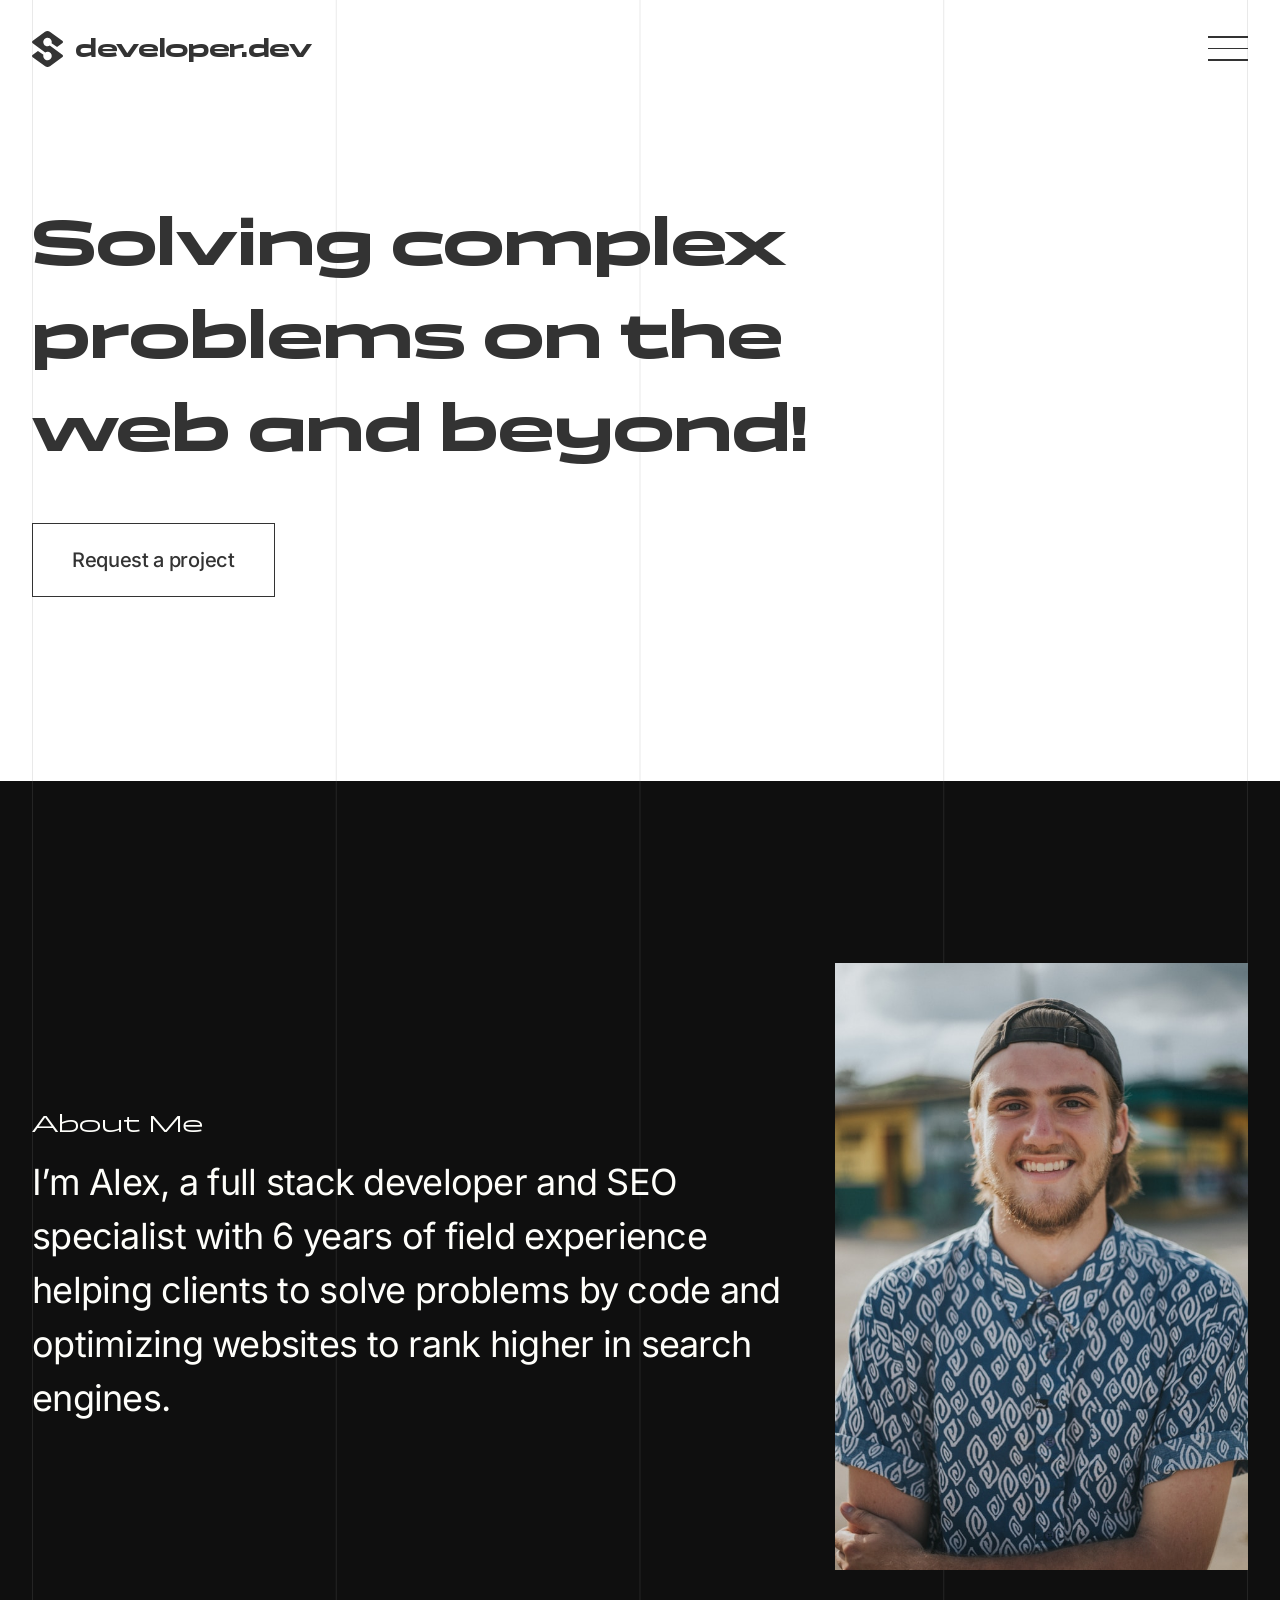
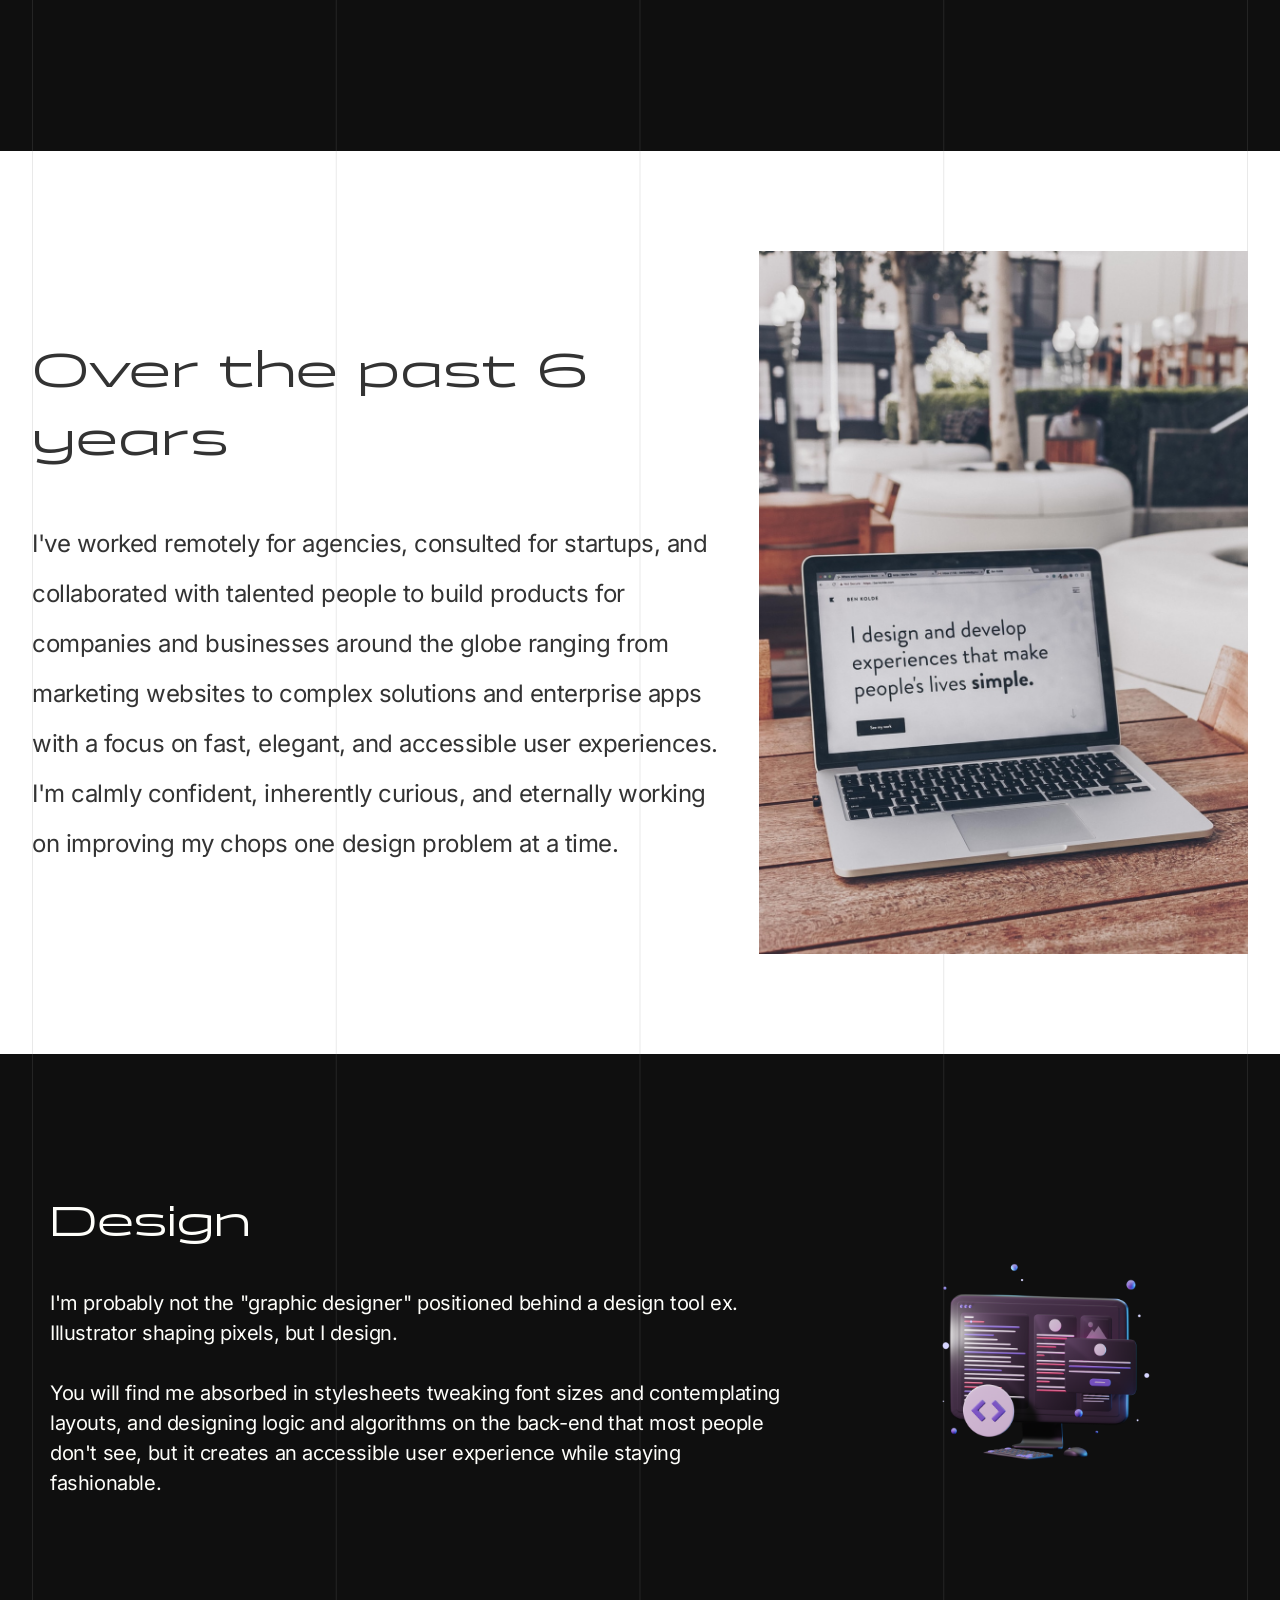
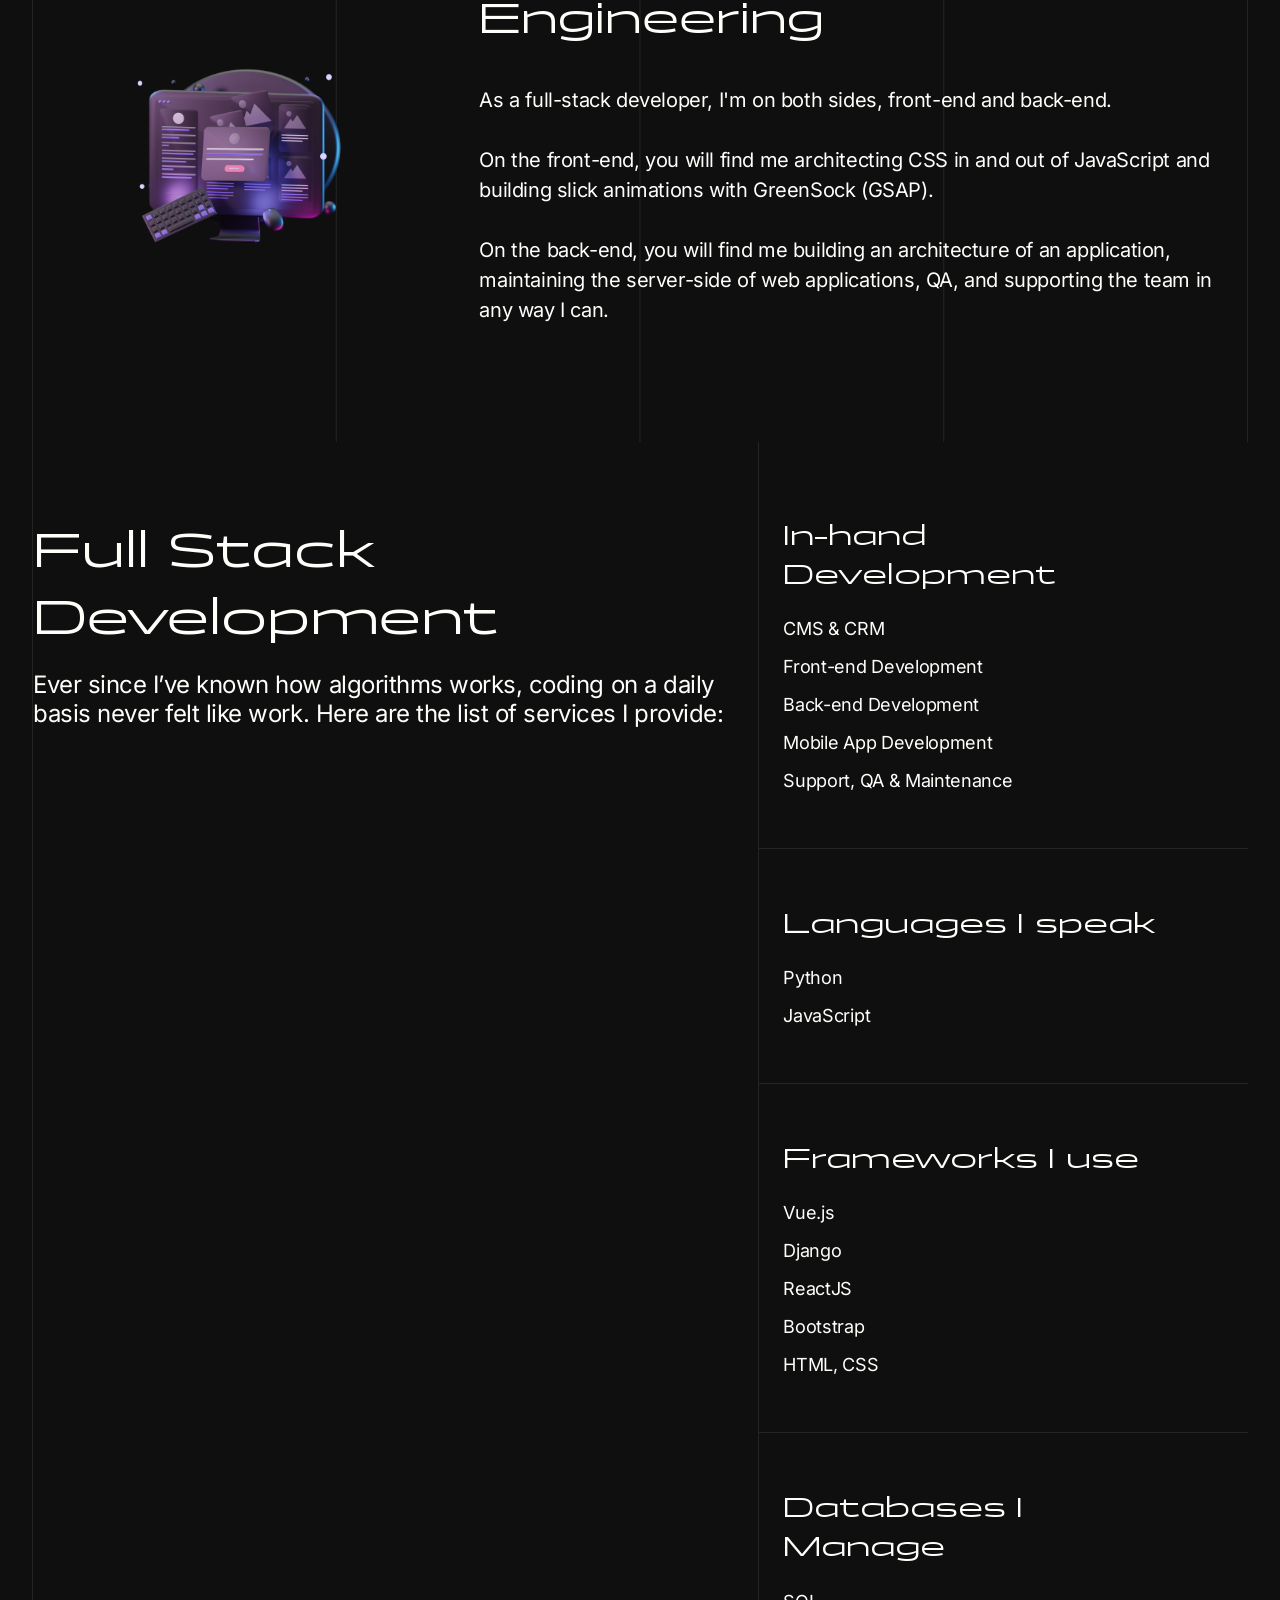
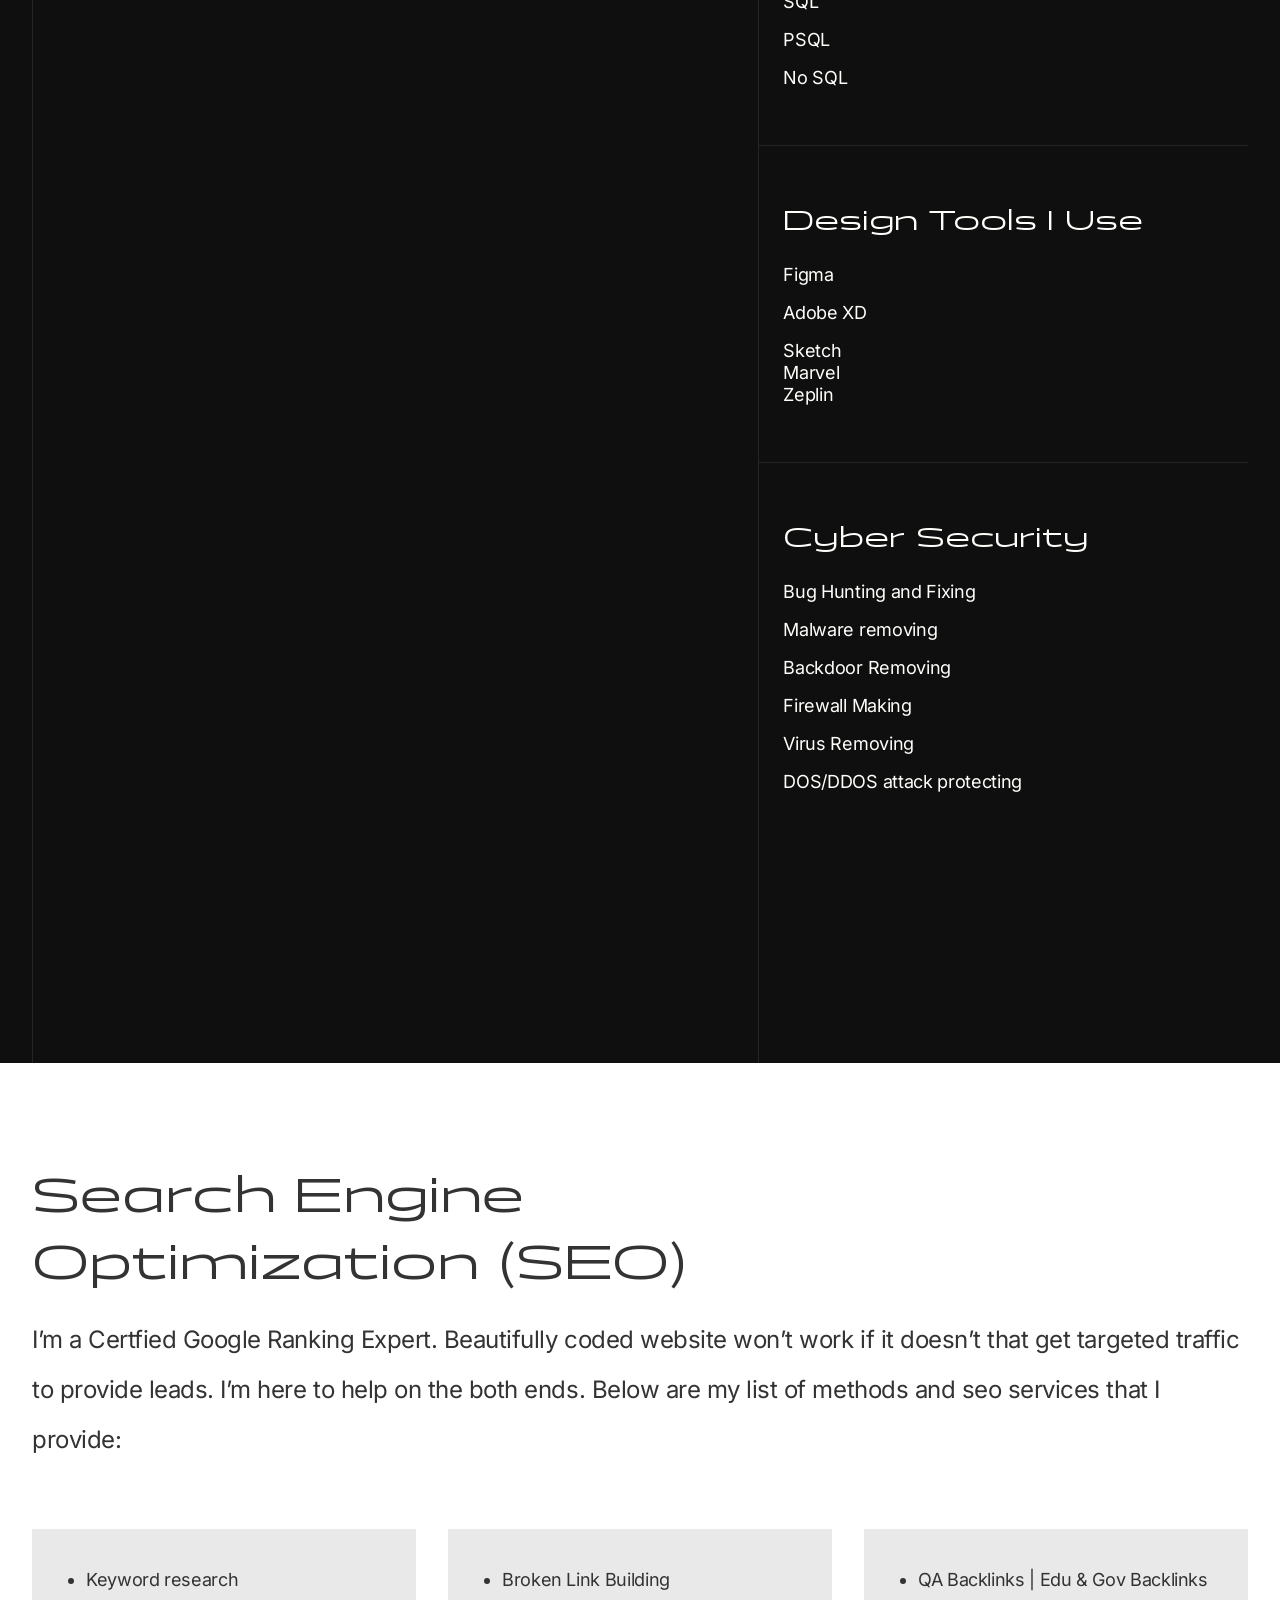
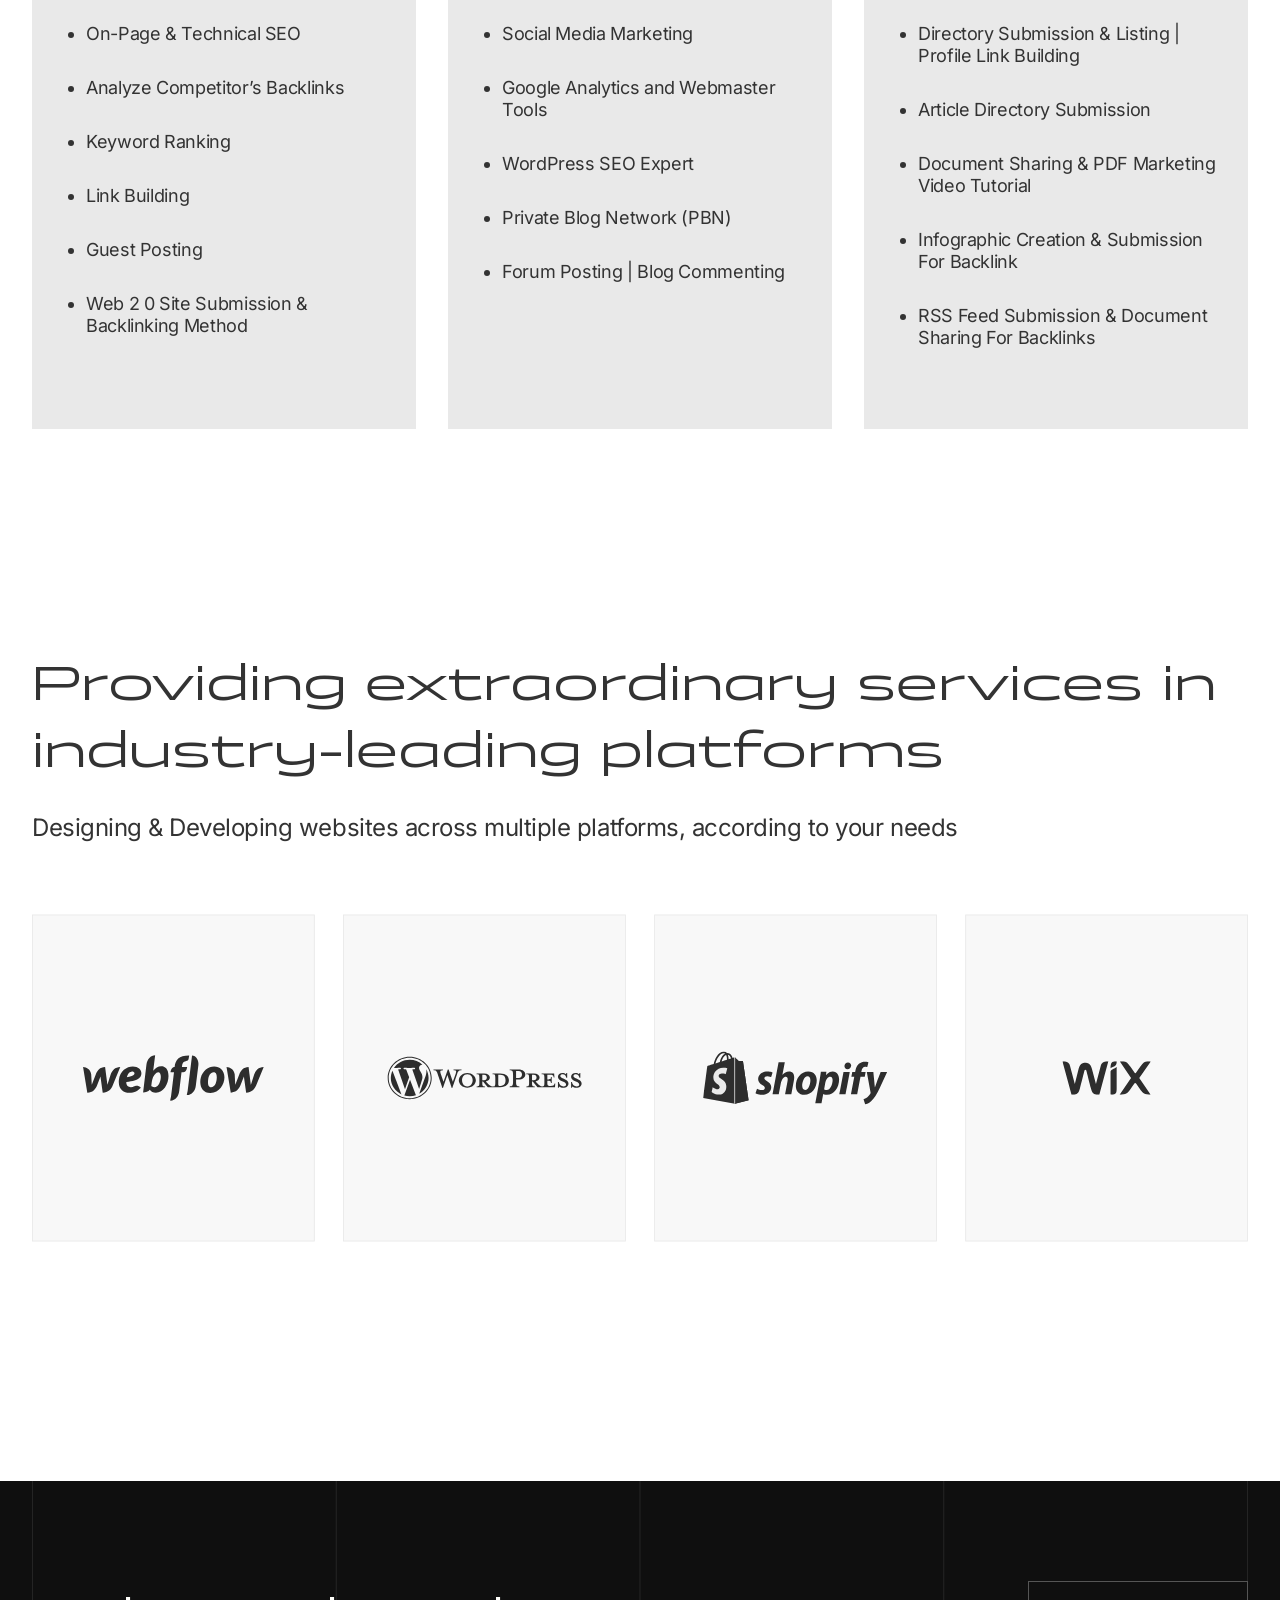
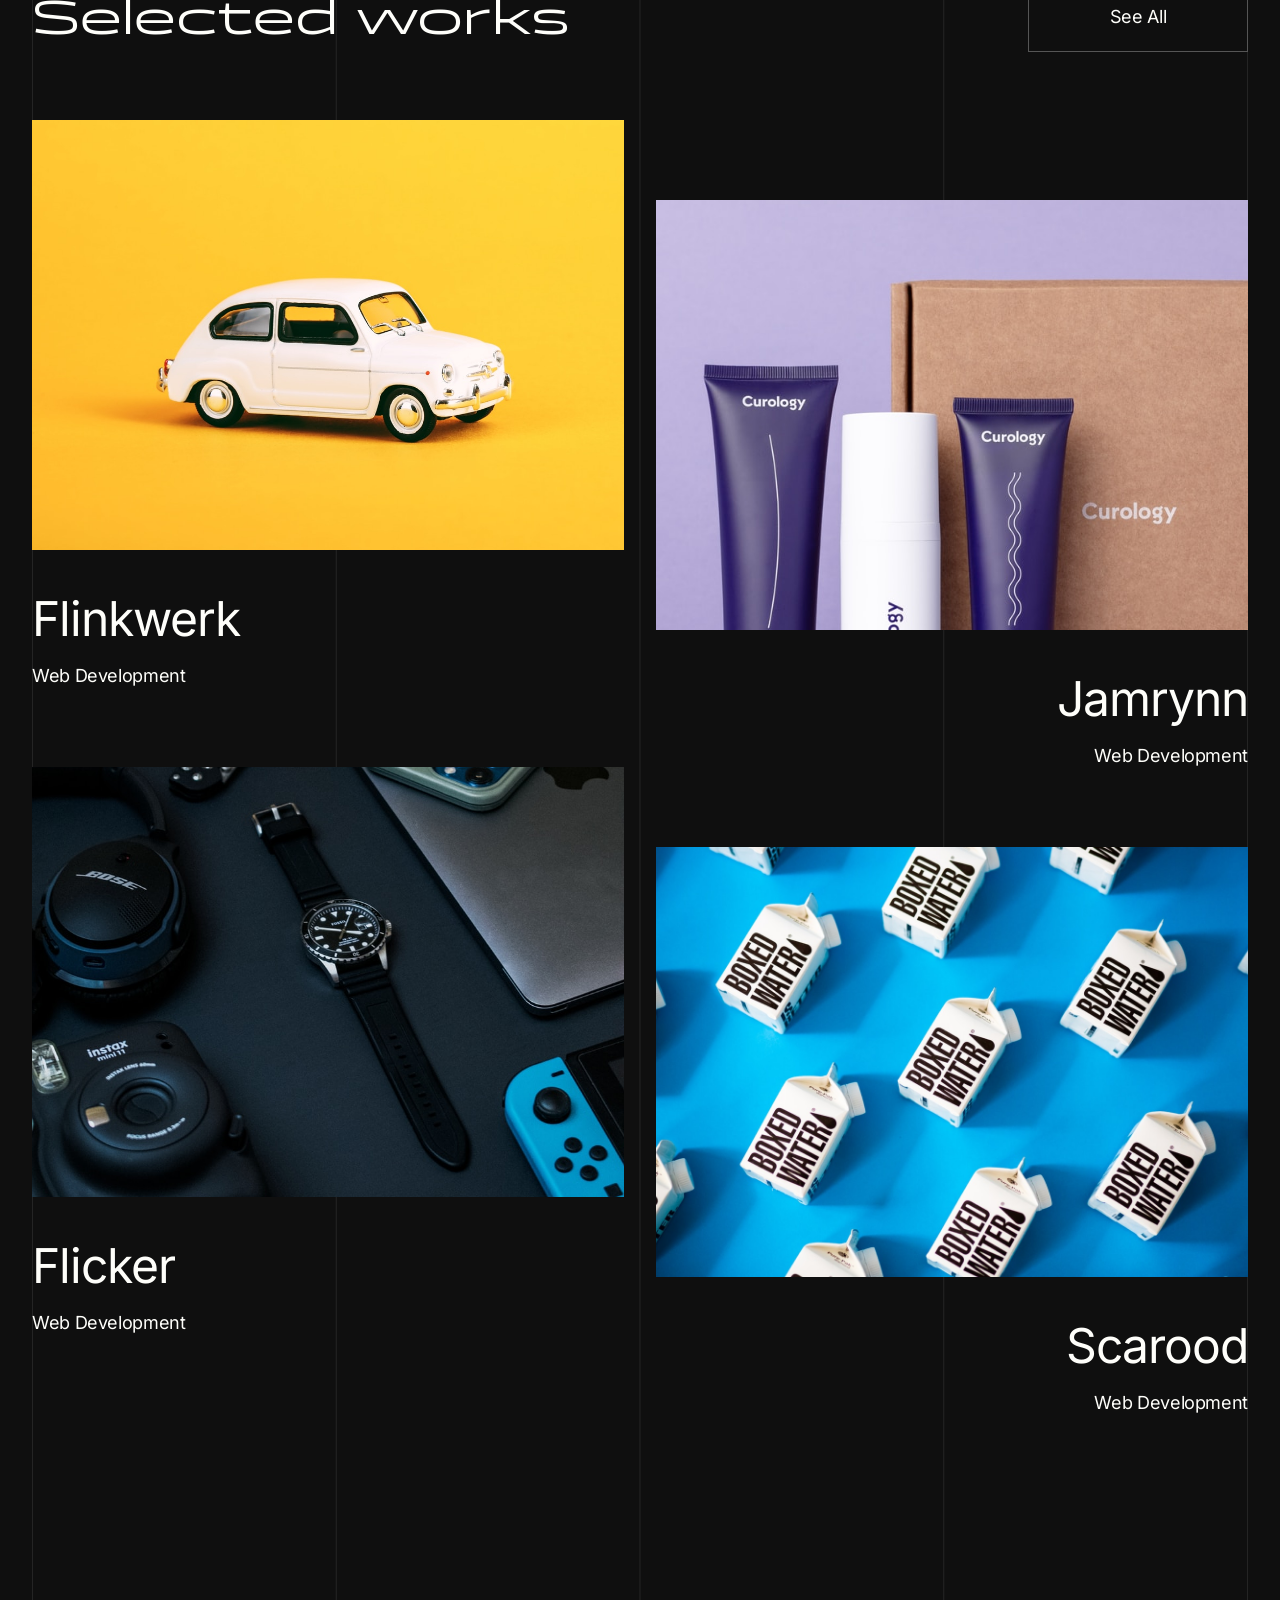
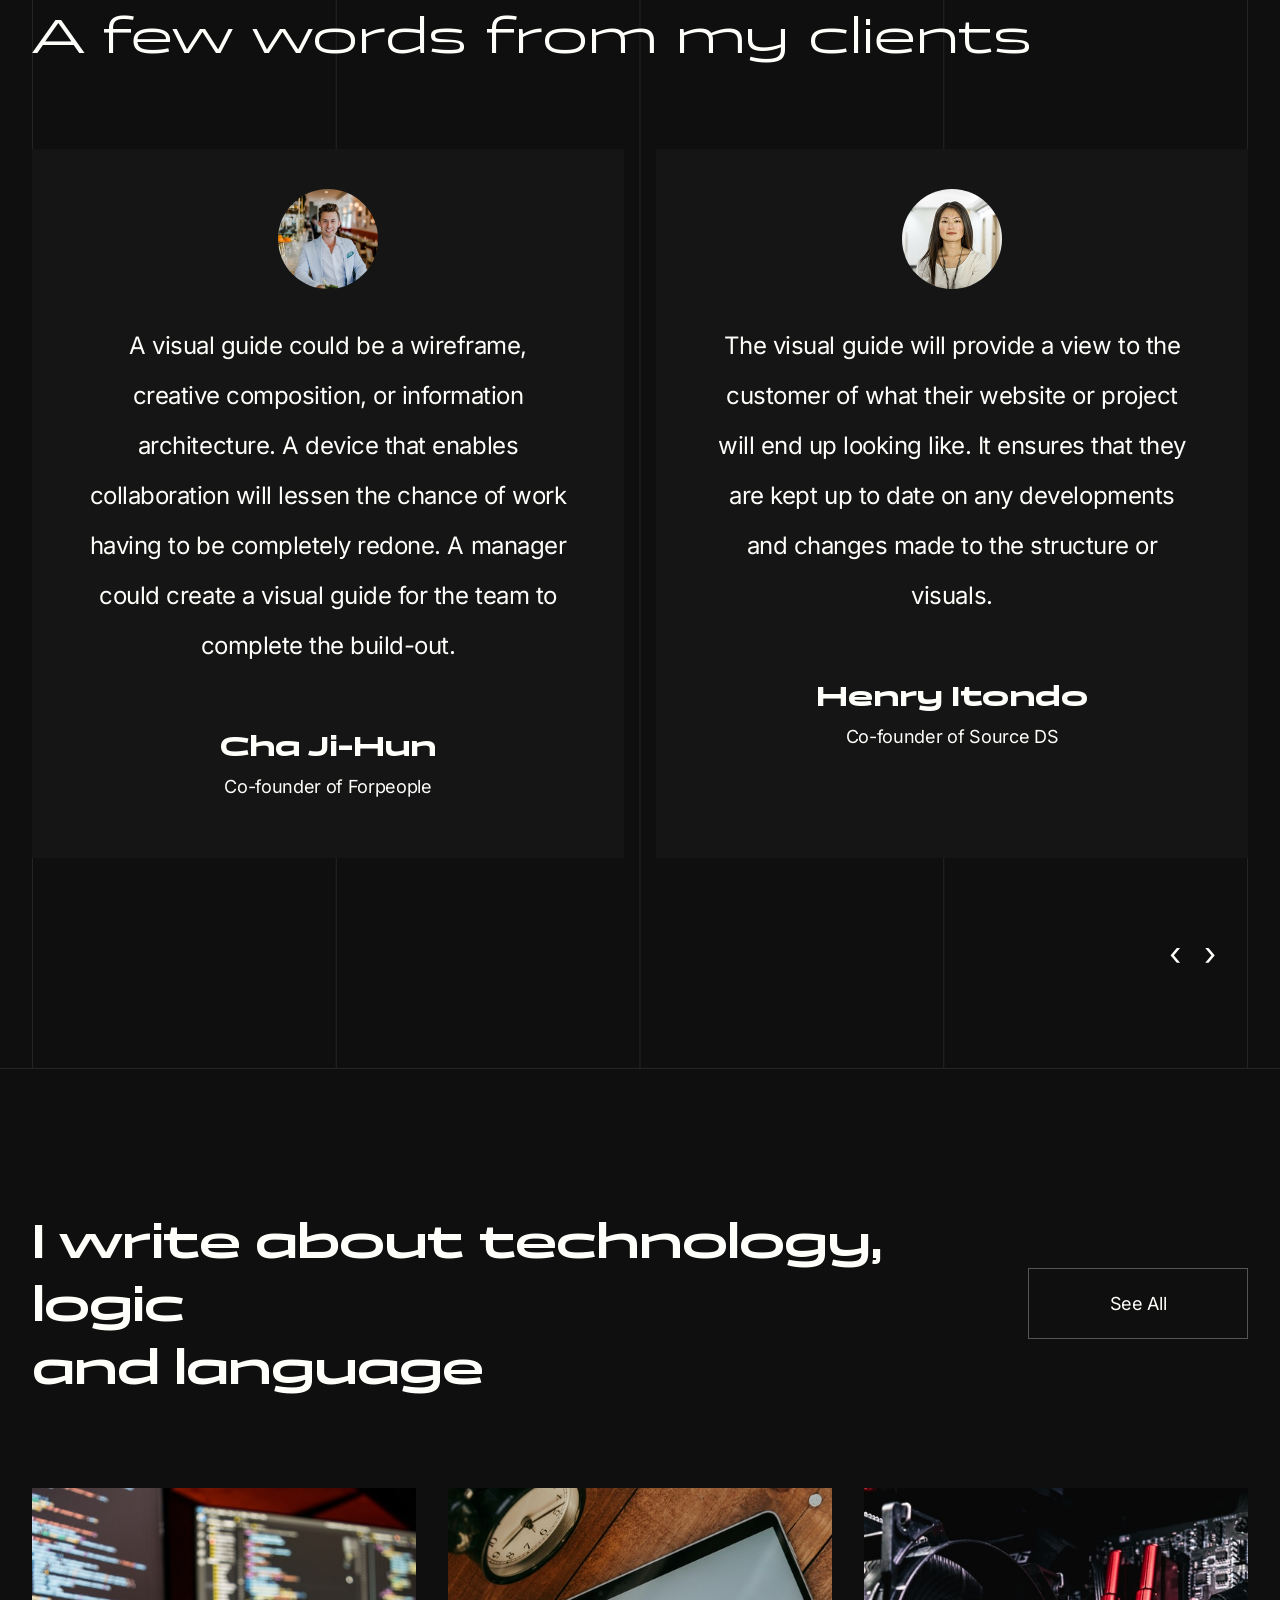
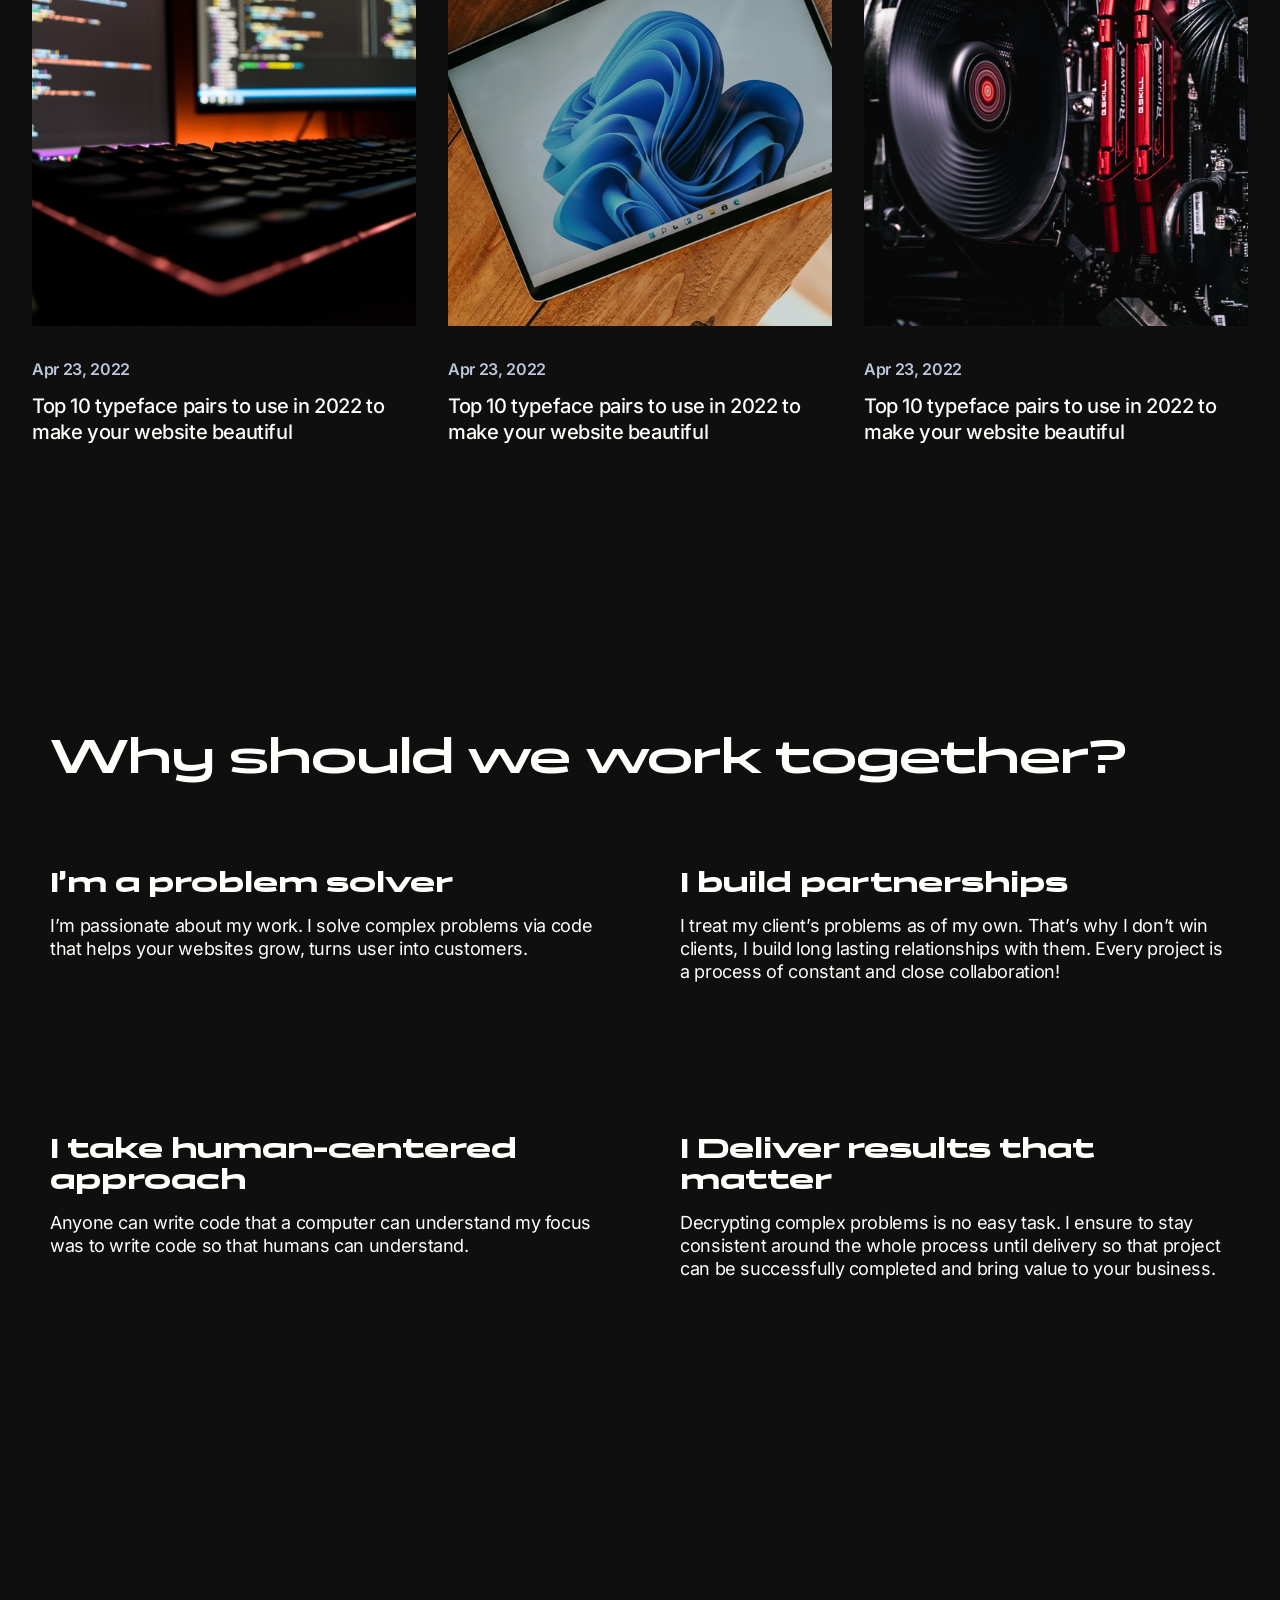
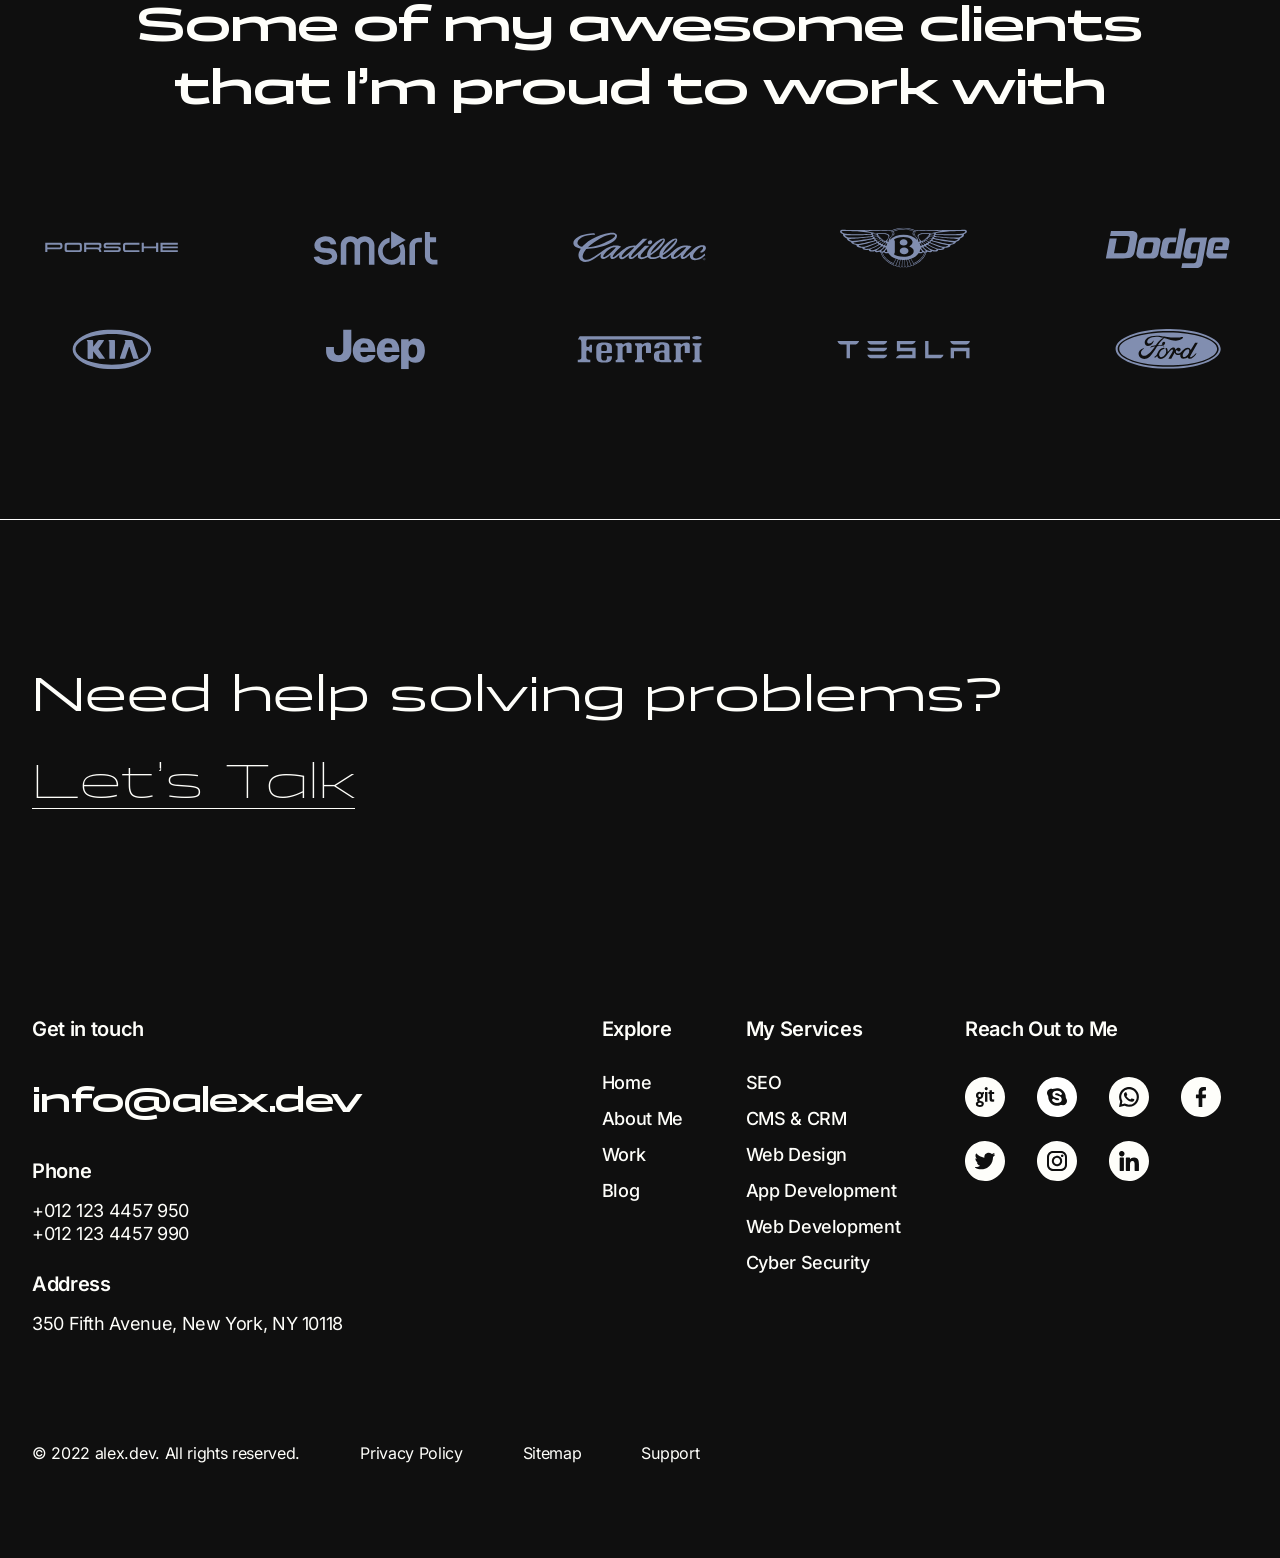
<file: index.html>
<!DOCTYPE html>
<html lang="en">
<head>
  <meta charset="UTF-8">
  <meta name="viewport" content="width=device-width, initial-scale=1.0">
  <meta name="description" content="Alex — full stack developer and SEO specialist.">
  <title>Home — developer.dev</title>
  <link rel="icon" href="assets/figma/logo.svg" type="image/svg+xml">
  <link rel="stylesheet" href="fonts.css">
  <link rel="stylesheet" href="global.css">
  <link rel="stylesheet" href="styles.css">
</head>
<body>
<div class="site">
  <a class="skip-link" href="#main">Skip to content</a>
  <div class="ruled">
    <header class="header container">
      <a class="logo" href="index.html"><img class="logo__icon" src="assets/figma/logo.svg" width="31" height="36" alt="">developer.dev</a>
      <details class="menu">
        <summary class="menu__toggle" aria-label="Open navigation"><span class="menu__line"></span><span class="menu__line"></span><span class="menu__line"></span></summary>
        <nav class="menu__nav" aria-label="Main navigation"><ul class="menu__list"><li><a href="index.html" aria-current="page">Homepage</a></li><li><a href="about.html">About me</a></li><li><a href="work.html">My work</a></li><li><a href="contact.html">Contact us</a></li></ul></nav>
      </details>
    </header>
  </div>

  <main id="main">
    <section class="hero ruled" aria-labelledby="hero-title">
      <h1 class="hero__title" id="hero-title">Solving complex<br>problems on the<br>web and beyond!</h1>
      <a class="button hero__button" href="contact.html">Request a project</a>
    </section>

    <section class="home-about ruled dark" aria-labelledby="about-title">
      <div><h2 class="home-about__title" id="about-title">About Me</h2><p class="home-about__text">I’m Alex, a full stack developer and SEO specialist with 6 years of field experience helping clients to solve problems by code and optimizing websites to rank higher in search engines.</p></div>
      <img class="home-about__image" src="assets/figma/alex.jpg" width="455" height="607" alt="Alex smiling outdoors, wearing a cap and a patterned shirt" loading="lazy">
    </section>

    <section class="history ruled" aria-labelledby="history-title">
      <div><h2 class="history__title" id="history-title">Over the past 6 years</h2><p class="history__text">I've worked remotely for agencies, consulted for startups, and collaborated with talented people to build products for companies and businesses around the globe ranging from marketing websites to complex solutions and enterprise apps with a focus on fast, elegant, and accessible user experiences. I'm calmly confident, inherently curious, and eternally working on improving my chops one design problem at a time.</p></div>
      <img class="history__image" src="assets/figma/work-history.jpg" width="555" height="703" alt="A laptop displaying a website on a desk" loading="lazy">
    </section>

    <section class="skills ruled dark" aria-label="Design and engineering">
      <div class="skills__inner">
        <article class="skills__row">
          <div><h2 class="skills__title">Design</h2><p class="skills__text">I'm probably not the "graphic designer" positioned behind a design tool ex. Illustrator shaping pixels, but I design.

You will find me absorbed in stylesheets tweaking font sizes and contemplating layouts, and designing logic and algorithms on the back-end that most people don't see, but it creates an accessible user experience while staying fashionable.</p></div>
          <img class="skills__image" src="assets/figma/design.png" width="342" height="358" alt="Purple interface-design illustration" loading="lazy">
        </article>
        <article class="skills__row">
          <img class="skills__image" src="assets/figma/engineering.png" width="339" height="376" alt="Purple software-engineering illustration" loading="lazy">
          <div><h2 class="skills__title">Engineering</h2><p class="skills__text">As a full-stack developer, I'm on both sides, front-end and back-end.

On the front-end, you will find me architecting CSS in and out of JavaScript and building slick animations with GreenSock (GSAP).

On the back-end, you will find me building an architecture of an application, maintaining the server-side of web applications, QA, and supporting the team in any way I can.</p></div>
        </article>
      </div>
    </section>

    <section class="development dark" id="development" aria-labelledby="development-title">
      <div class="development__intro"><h2 class="heading" id="development-title">Full Stack<br>Development</h2><p>Ever since I’ve known how algorithms works, coding on a daily basis never felt like work. Here are the list of services I provide:</p></div>
      <div class="development__list">
        <article class="service"><h3 class="service__title">In-hand<br>Development</h3><ul class="service__list"><li>CMS &amp; CRM</li><li>Front-end Development</li><li>Back-end Development</li><li>Mobile App Development</li><li>Support, QA &amp; Maintenance</li></ul></article>
        <article class="service"><h3 class="service__title">Languages I speak</h3><ul class="service__list"><li>Python</li><li>JavaScript</li></ul></article>
        <article class="service"><h3 class="service__title">Frameworks I use</h3><ul class="service__list"><li>Vue.js</li><li>Django</li><li>ReactJS</li><li>Bootstrap</li><li>HTML, CSS</li></ul></article>
        <article class="service"><h3 class="service__title">Databases I<br>Manage</h3><ul class="service__list"><li>SQL</li><li>PSQL</li><li>No SQL</li></ul></article>
        <article class="service"><h3 class="service__title">Design Tools I Use</h3><ul class="service__list"><li>Figma</li><li>Adobe XD</li><li>Sketch<br>Marvel<br>Zeplin</li></ul></article>
        <article class="service"><h3 class="service__title">Cyber Security</h3><ul class="service__list"><li>Bug Hunting and Fixing</li><li>Malware removing</li><li>Backdoor Removing</li><li>Firewall Making</li><li>Virus Removing</li><li>DOS/DDOS attack protecting</li></ul></article>
      </div>
    </section>

    <section class="seo" id="seo" aria-labelledby="seo-title">
      <h2 class="heading" id="seo-title">Search Engine<br>Optimization (SEO)</h2>
      <p class="seo__text">I’m a Certfied Google Ranking Expert. Beautifully coded website won’t work if it doesn’t that get targeted traffic to provide leads. I’m here to help on the both ends. Below are my list of methods and seo services that I provide:</p>
      <div class="seo__columns">
        <ul class="seo__list"><li>Keyword research</li><li>On-Page &amp; Technical SEO</li><li>Analyze Competitor’s Backlinks</li><li>Keyword Ranking</li><li>Link Building</li><li>Guest Posting</li><li>Web 2 0 Site Submission &amp; Backlinking Method</li></ul>
        <ul class="seo__list"><li>Broken Link Building</li><li>Social Media Marketing</li><li>Google Analytics and Webmaster Tools</li><li>WordPress SEO Expert</li><li>Private Blog Network (PBN)</li><li>Forum Posting | Blog Commenting</li></ul>
        <ul class="seo__list"><li>QA Backlinks | Edu &amp; Gov Backlinks</li><li>Directory Submission &amp; Listing | Profile Link Building</li><li>Article Directory Submission</li><li>Document Sharing &amp; PDF Marketing Video Tutorial</li><li>Infographic Creation &amp; Submission For Backlink</li><li>RSS Feed Submission &amp; Document Sharing For Backlinks</li></ul>
      </div>
    </section>

    <section class="platforms" id="platforms" aria-labelledby="platforms-title">
      <h2 class="heading" id="platforms-title">Providing extraordinary services in industry-leading platforms</h2>
      <p class="platforms__text">Designing &amp; Developing websites across multiple platforms, according to your needs</p>
      <img class="platforms__logos" src="assets/figma/platforms.svg" width="1376" height="370" alt="Webflow, WordPress, Shopify and Wix" loading="lazy">
    </section>

    <section class="selected ruled dark" id="selected-work" aria-labelledby="selected-title">
      <div class="section-top"><h2 class="heading" id="selected-title">Selected works</h2><a class="button button_dark button_small" href="work.html">See All</a></div>
      <div class="selected__columns">
        <div class="selected__column">
          <article class="selected__card"><a href="work.html#flinkwerk"><img class="selected__image" src="assets/figma/selected-flinkwerk.jpg" width="672" height="430" alt="White vintage car against a yellow background" loading="lazy"><h3 class="selected__name">Flinkwerk</h3><p class="selected__category">Web Development</p></a></article>
          <article class="selected__card"><a href="work.html#flickker"><img class="selected__image" src="assets/figma/selected-flicker.jpg" width="672" height="430" alt="Headphones, a watch, camera and other dark electronics" loading="lazy"><h3 class="selected__name">Flicker</h3><p class="selected__category">Web Development</p></a></article>
        </div>
        <div class="selected__column">
          <article class="selected__card"><a href="work.html#jamrynn"><img class="selected__image" src="assets/figma/selected-jamrynn.jpg" width="672" height="430" alt="Curology skin-care packaging on a purple background" loading="lazy"><h3 class="selected__name">Jamrynn</h3><p class="selected__category">Web Development</p></a></article>
          <article class="selected__card"><a href="assets/figma/selected-scarood.jpg"><img class="selected__image" src="assets/figma/selected-scarood.jpg" width="672" height="430" alt="Boxed Water cartons arranged against a bright blue background" loading="lazy"><h3 class="selected__name">Scarood</h3><p class="selected__category">Web Development</p></a></article>
        </div>
      </div>
    </section>

    <section class="testimonials ruled dark" aria-labelledby="testimonials-title">
      <h2 class="heading" id="testimonials-title">A few words from my clients</h2>
      <div class="testimonials__grid">
        <figure class="testimonial"><img class="testimonial__image" src="assets/figma/client-cha.jpg" width="100" height="100" alt="Cha Ji-Hun" loading="lazy"><blockquote class="testimonial__quote">A visual guide could be a wireframe, creative composition, or information architecture. A device that enables collaboration will lessen the chance of work having to be completely redone. A manager could create a visual guide for the team to complete the build-out.</blockquote><figcaption><p class="testimonial__name">Cha Ji-Hun</p><p class="testimonial__role">Co-founder of Forpeople</p></figcaption></figure>
        <figure class="testimonial"><img class="testimonial__image" src="assets/figma/client-henry.png" width="100" height="100" alt="Henry Itondo" loading="lazy"><blockquote class="testimonial__quote">The visual guide will provide a view to the customer of what their website or project will end up looking like. It ensures that they are kept up to date on any developments and changes made to the structure or visuals.</blockquote><figcaption><p class="testimonial__name">Henry Itondo</p><p class="testimonial__role">Co-founder of Source DS</p></figcaption></figure>
      </div>
      <div class="testimonials__arrows" aria-hidden="true"><span>‹</span><span>›</span></div>
    </section>

    <section class="writing dark" id="writing" aria-labelledby="writing-title">
      <div class="section-top"><h2 class="writing__title" id="writing-title">I write about technology, logic<br>and language</h2><a class="button button_dark button_small" href="#articles">See All</a></div>
      <div class="writing__grid" id="articles">
        <article><a href="assets/figma/blog-one.jpg"><img class="writing__image" src="assets/figma/blog-one.jpg" width="437" height="438" alt="Code displayed on a desktop computer" loading="lazy"><p class="writing__date"><time datetime="2022-04-23">Apr 23, 2022</time></p><h3 class="writing__heading">Top 10 typeface pairs to use in 2022 to make your website beautiful</h3></a></article>
        <article><a href="assets/figma/blog-two.jpg"><img class="writing__image" src="assets/figma/blog-two.jpg" width="437" height="438" alt="A tablet displaying Windows 11 on a wooden desk" loading="lazy"><p class="writing__date"><time datetime="2022-04-23">Apr 23, 2022</time></p><h3 class="writing__heading">Top 10 typeface pairs to use in 2022 to make your website beautiful</h3></a></article>
        <article><a href="assets/figma/blog-three.jpg"><img class="writing__image" src="assets/figma/blog-three.jpg" width="437" height="438" alt="Computer motherboard, memory and cooling fan" loading="lazy"><p class="writing__date"><time datetime="2022-04-23">Apr 23, 2022</time></p><h3 class="writing__heading">Top 10 typeface pairs to use in 2022 to make your website beautiful</h3></a></article>
      </div>
    </section>

    <section class="reasons dark" aria-labelledby="reasons-title">
      <div class="reasons__inner">
        <h2 class="reasons__title" id="reasons-title">Why should we work together?</h2>
        <div class="reasons__grid">
          <article><h3 class="reason__title">I’m a problem solver</h3><p class="reason__text">I’m passionate about my work. I solve complex problems via code that helps your websites grow, turns user into customers.</p></article>
          <article><h3 class="reason__title">I build partnerships</h3><p class="reason__text">I treat my client’s problems as of my own. That’s why I don’t win clients, I build long lasting relationships with them. Every project is a process of constant and close collaboration!</p></article>
          <article><h3 class="reason__title">I take human-centered approach</h3><p class="reason__text">Anyone can write code that a computer can understand my focus was to write code so that humans can understand.</p></article>
          <article><h3 class="reason__title">I Deliver results that matter</h3><p class="reason__text">Decrypting complex problems is no easy task. I ensure to stay consistent around the whole process until delivery so that project can be successfully completed and bring value to your business.</p></article>
        </div>
      </div>
    </section>

    <section class="clients dark" aria-labelledby="clients-title">
      <h2 class="clients__title" id="clients-title">Some of my awesome clients that I’m proud to work with</h2>
      <img class="clients__logos" src="assets/figma/clients.svg" width="1376" height="161" alt="Client logos including Porsche, Smart, Cadillac, Bentley, Dodge, Kia, Jeep, Ferrari, Tesla and Ford" loading="lazy">
    </section>
  </main>

  <footer class="footer footer_home dark" id="footer">
    <h2 class="heading">Need help solving problems?<a class="footer__talk" href="contact.html">Let’s Talk</a></h2>
    <div class="footer__columns">
      <address><p class="footer__title">Get in touch</p><a class="footer__email" href="mailto:info@alex.dev">info@alex.dev</a><p class="footer__title footer__contact-title">Phone</p><p class="footer__contact-text"><a href="tel:+0121234457950">+012 123 4457 950</a><br><a href="tel:+0121234457990">+012 123 4457 990</a></p><p class="footer__title footer__contact-title">Address</p><p class="footer__contact-text">350 Fifth Avenue, New York, NY 10118</p></address>
      <nav aria-label="Footer navigation"><h3 class="footer__title">Explore</h3><ul class="footer__list"><li><a href="index.html">Home</a></li><li><a href="about.html">About Me</a></li><li><a href="work.html">Work</a></li><li><a href="index.html#writing">Blog</a></li></ul></nav>
      <div><h3 class="footer__title">My Services</h3><ul class="footer__list"><li><a href="index.html#seo">SEO</a></li><li><a href="index.html#development">CMS &amp; CRM</a></li><li><a href="index.html#platforms">Web Design</a></li><li><a href="index.html#development">App Development</a></li><li><a href="index.html#development">Web Development</a></li><li><a href="index.html#development">Cyber Security</a></li></ul></div>
      <div><h3 class="footer__title">Reach Out to Me</h3><a href="contact.html"><img class="footer__socials" src="assets/figma/socials-footer.svg" width="256" height="104" alt="GitHub, Skype, WhatsApp, Facebook, Twitter, Instagram and LinkedIn contact icons" loading="lazy"></a></div>
    </div>
    <div class="footer__bottom"><p>© 2022 alex.dev. All rights reserved.</p><a href="contact.html#demo-status">Privacy Policy</a><a href="#footer">Sitemap</a><a href="contact.html">Support</a></div>
  </footer>
</div>
</body>
</html>
</file>
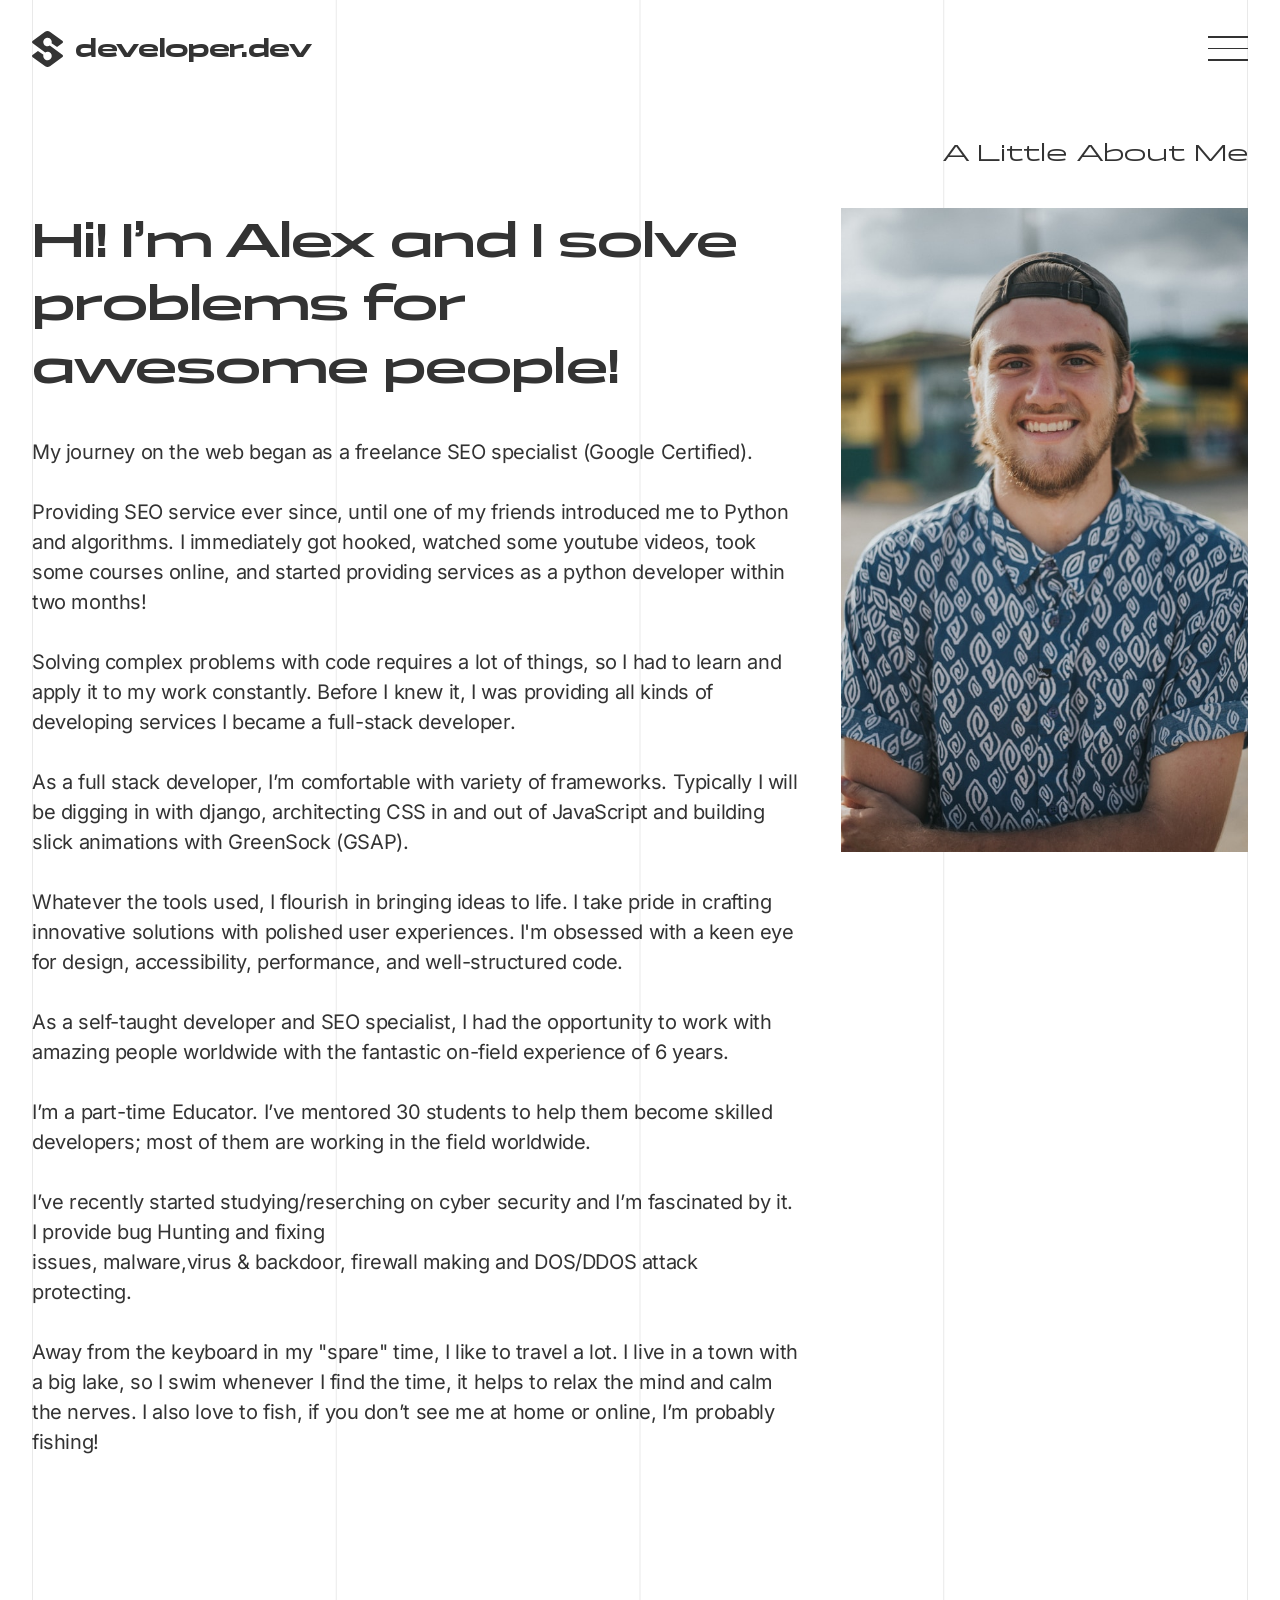
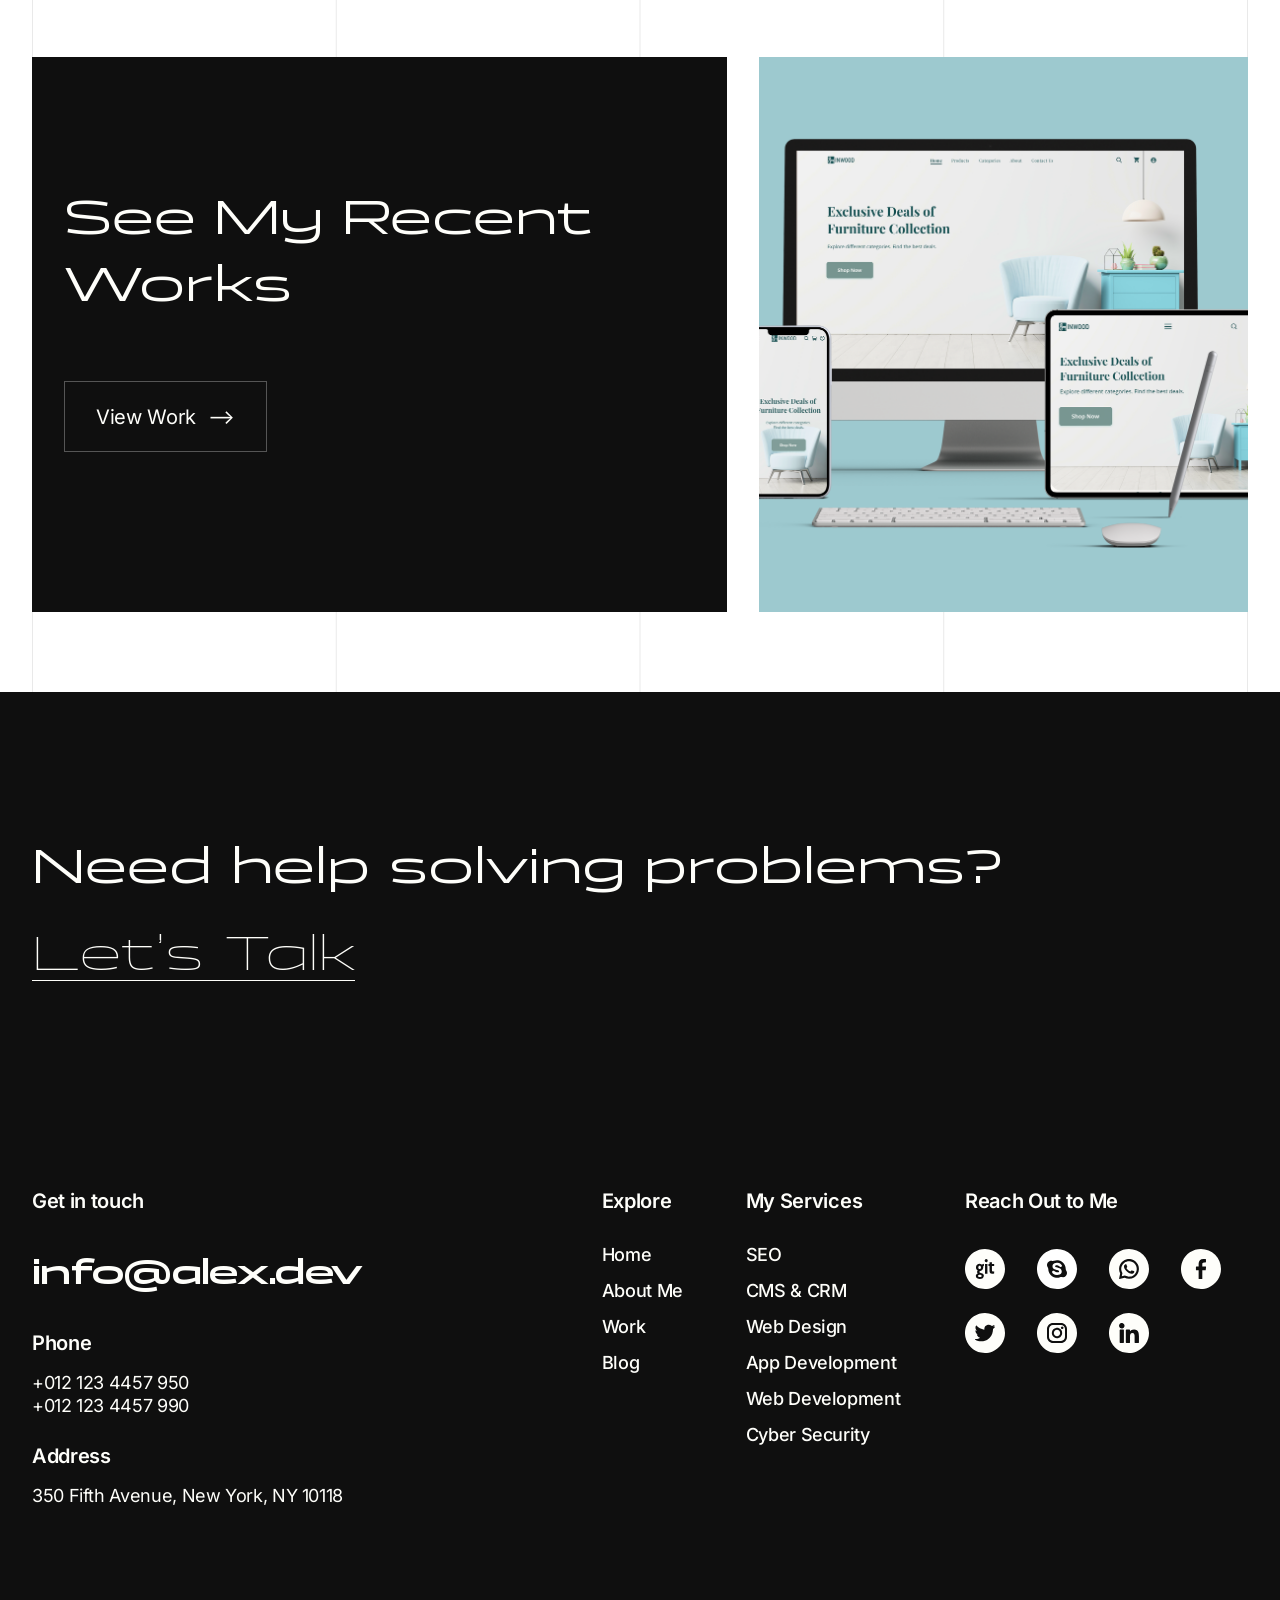
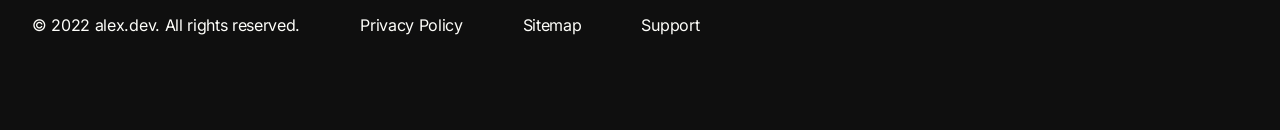
<file: about.html>
<!DOCTYPE html>
<html lang="en">
<head>
  <meta charset="UTF-8">
  <meta name="viewport" content="width=device-width, initial-scale=1.0">
  <meta name="description" content="A little about Alex, full stack developer and SEO specialist.">
  <title>About me — developer.dev</title>
  <link rel="icon" href="assets/figma/logo.svg" type="image/svg+xml">
  <link rel="stylesheet" href="fonts.css">
  <link rel="stylesheet" href="global.css">
  <link rel="stylesheet" href="styles.css">
</head>
<body>
<div class="site">
  <a class="skip-link" href="#main">Skip to content</a>
  <div class="ruled">
    <header class="header container">
      <a class="logo" href="index.html"><img class="logo__icon" src="assets/figma/logo.svg" width="31" height="36" alt="">developer.dev</a>
      <details class="menu">
        <summary class="menu__toggle" aria-label="Open navigation"><span class="menu__line"></span><span class="menu__line"></span><span class="menu__line"></span></summary>
        <nav class="menu__nav" aria-label="Main navigation"><ul class="menu__list"><li><a href="index.html">Homepage</a></li><li><a href="about.html" aria-current="page">About me</a></li><li><a href="work.html">My work</a></li><li><a href="contact.html">Contact us</a></li></ul></nav>
      </details>
    </header>
  </div>

  <main id="main">
    <section class="about-page ruled" aria-labelledby="about-title">
      <p class="about-page__label">A Little About Me</p>
      <div class="about-page__grid">
        <div>
          <h1 class="about-page__title" id="about-title">Hi! I’m Alex and I solve problems for awesome people!</h1>
          <div class="about-page__text">
            <p>My journey on the web began as a freelance SEO specialist (Google Certified).</p>
            <p>Providing SEO service ever since, until one of my friends introduced me to Python and algorithms. I immediately got hooked, watched some youtube videos, took some courses online, and started providing services as a python developer within two months!</p>
            <p>Solving complex problems with code requires a lot of things, so I had to learn and apply it to my work constantly. Before I knew it, I was providing all kinds of developing services I became a full-stack developer.</p>
            <p>As a full stack developer, I’m comfortable with variety of frameworks. Typically I will be digging in with django, architecting CSS in and out of JavaScript and building slick animations with GreenSock (GSAP).</p>
            <p>Whatever the tools used, I flourish in bringing ideas to life. I take pride in crafting innovative solutions with polished user experiences. I'm obsessed with a keen eye for design, accessibility, performance, and well-structured code.</p>
            <p>As a self-taught developer and SEO specialist, I had the opportunity to work with amazing people worldwide with the fantastic on-field experience of 6 years.</p>
            <p>I’m a part-time Educator. I’ve mentored 30 students to help them become skilled developers; most of them are working in the field worldwide.</p>
            <p>I’ve recently started studying/reserching on cyber security and I’m fascinated by it. I provide bug Hunting and fixing<br>issues, malware,virus &amp; backdoor, firewall making and DOS/DDOS attack protecting.</p>
            <p>Away from the keyboard in my "spare" time, I like to travel a lot. I live in a town with a big lake, so I swim whenever I find the time, it helps to relax the mind and calm the nerves. I also love to fish, if you don’t see me at home or online, I’m probably fishing!</p>
          </div>
        </div>
        <img class="about-page__image" src="assets/figma/alex.jpg" width="448" height="644" alt="Alex smiling outdoors in a patterned shirt and backwards cap">
      </div>
    </section>

    <section class="recent ruled" aria-labelledby="recent-title">
      <div class="recent__grid">
        <div class="recent__copy dark"><h2 class="heading" id="recent-title">See My Recent Works</h2><a class="button button_dark recent__button" href="work.html">View Work <span aria-hidden="true">⟶</span></a></div>
        <img class="recent__image" src="assets/figma/recent-work.png" width="555" height="555" alt="Furniture-shop website displayed on desktop, tablet and phone screens" loading="lazy">
      </div>
    </section>
  </main>

  <footer class="footer dark" id="footer">
    <h2 class="heading">Need help solving problems?<a class="footer__talk" href="contact.html">Let’s Talk</a></h2>
    <div class="footer__columns">
      <address><p class="footer__title">Get in touch</p><a class="footer__email" href="mailto:info@alex.dev">info@alex.dev</a><p class="footer__title footer__contact-title">Phone</p><p class="footer__contact-text"><a href="tel:+0121234457950">+012 123 4457 950</a><br><a href="tel:+0121234457990">+012 123 4457 990</a></p><p class="footer__title footer__contact-title">Address</p><p class="footer__contact-text">350 Fifth Avenue, New York, NY 10118</p></address>
      <nav aria-label="Footer navigation"><h3 class="footer__title">Explore</h3><ul class="footer__list"><li><a href="index.html">Home</a></li><li><a href="about.html">About Me</a></li><li><a href="work.html">Work</a></li><li><a href="index.html#writing">Blog</a></li></ul></nav>
      <div><h3 class="footer__title">My Services</h3><ul class="footer__list"><li><a href="index.html#seo">SEO</a></li><li><a href="index.html#development">CMS &amp; CRM</a></li><li><a href="index.html#platforms">Web Design</a></li><li><a href="index.html#development">App Development</a></li><li><a href="index.html#development">Web Development</a></li><li><a href="index.html#development">Cyber Security</a></li></ul></div>
      <div><h3 class="footer__title">Reach Out to Me</h3><a href="contact.html"><img class="footer__socials" src="assets/figma/socials-footer.svg" width="256" height="104" alt="GitHub, Skype, WhatsApp, Facebook, Twitter, Instagram and LinkedIn contact icons" loading="lazy"></a></div>
    </div>
    <div class="footer__bottom"><p>© 2022 alex.dev. All rights reserved.</p><a href="contact.html#demo-status">Privacy Policy</a><a href="#footer">Sitemap</a><a href="contact.html">Support</a></div>
  </footer>
</div>
</body>
</html>
</file>
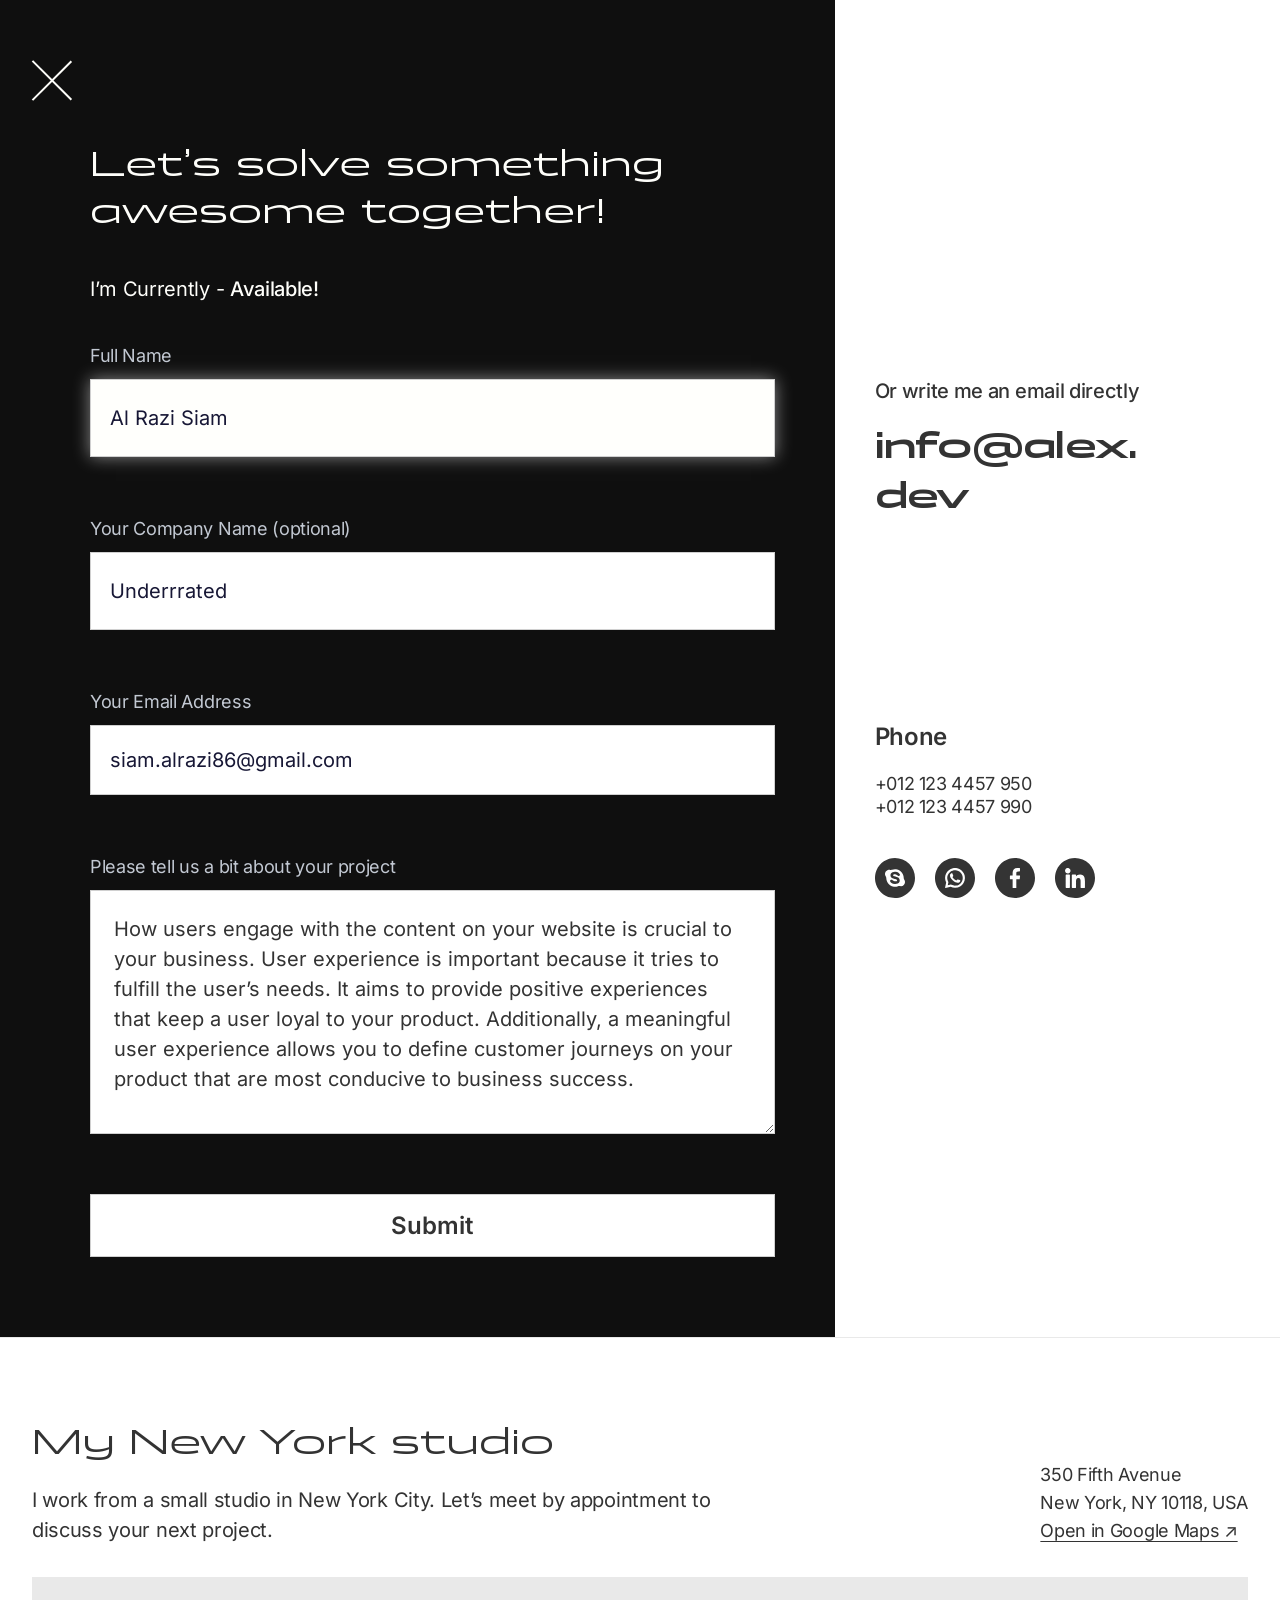
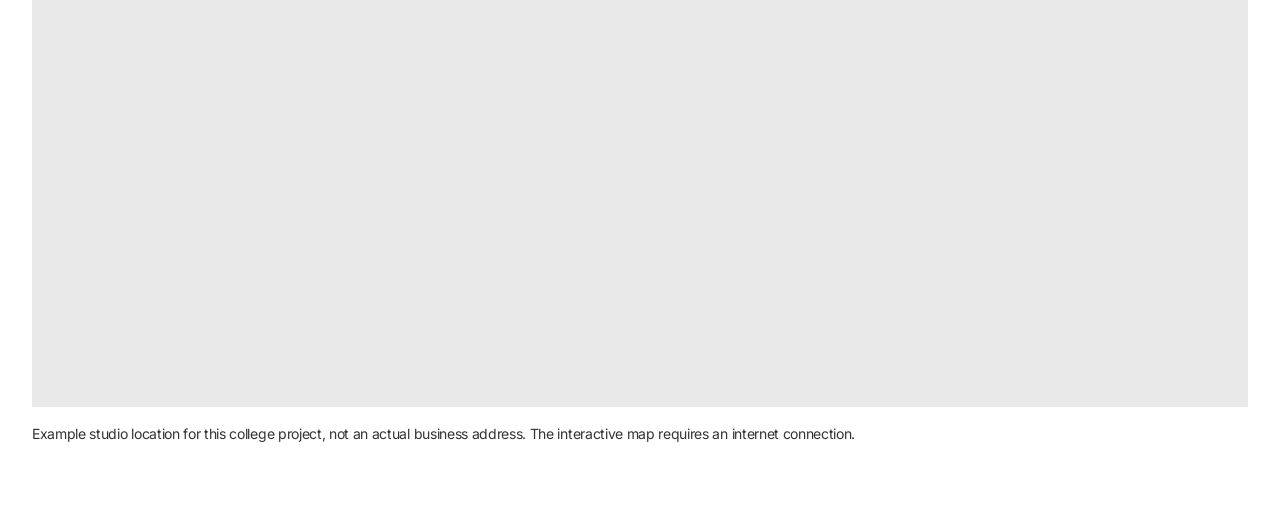
<file: contact.html>
<!DOCTYPE html>
<html lang="en">
<head>
  <meta charset="UTF-8">
  <meta name="viewport" content="width=device-width, initial-scale=1.0">
  <meta name="description" content="Get in touch with Alex to discuss your project.">
  <title>Contact us — developer.dev</title>
  <link rel="icon" href="assets/figma/logo.svg" type="image/svg+xml">
  <link rel="stylesheet" href="fonts.css">
  <link rel="stylesheet" href="global.css">
  <link rel="stylesheet" href="styles.css">
  <script src="script.js" defer></script>
</head>
<body>
<div class="site">
  <main class="contact" id="main">
    <section class="contact__main dark" aria-labelledby="contact-title">
      <a class="contact__close" href="index.html" aria-label="Close contact page and return home"></a>
      <h1 class="contact__title" id="contact-title">Let’s solve something awesome together!</h1>
      <p class="contact__availability">I’m Currently - <strong>Available!</strong></p>
      <form class="contact-form" action="contact.html" method="post">
        <div class="contact-form__field"><label class="contact-form__label" for="full-name">Full Name</label><input class="contact-form__input contact-form__input_name" type="text" id="full-name" name="name" autocomplete="name" placeholder="Al Razi Siam" required></div>
        <div class="contact-form__field"><label class="contact-form__label" for="company">Your Company Name (optional)</label><input class="contact-form__input" type="text" id="company" name="company" autocomplete="organization" placeholder="Underrrated"></div>
        <div class="contact-form__field"><label class="contact-form__label" for="email">Your Email Address</label><input class="contact-form__input contact-form__input_email" type="email" id="email" name="email" autocomplete="email" placeholder="siam.alrazi86@gmail.com" required></div>
        <div class="contact-form__field"><label class="contact-form__label" for="message">Please tell us a bit about your project</label><textarea class="contact-form__input contact-form__input_message" id="message" name="message" rows="6" placeholder="How users engage with the content on your website is crucial to your business. User experience is important because it tries to fulfill the user’s needs. It aims to provide positive experiences that keep a user loyal to your product. Additionally, a meaningful user experience allows you to define customer journeys on your product that are most conducive to business success." required></textarea></div>
        <button class="contact-form__submit" type="submit">Submit</button>
        <p class="contact-form__status" id="demo-status" role="status" aria-live="polite"></p>
      </form>
    </section>
    <aside class="contact__aside" aria-label="Direct contact information">
      <p class="contact__email-label">Or write me an email directly</p>
      <a class="contact__email" href="mailto:info@alex.dev">info@alex.<br>dev</a>
      <address class="contact__phone"><p class="contact__phone-title">Phone</p><p class="contact__numbers"><a href="tel:+0121234457950">+012 123 4457 950</a><br><a href="tel:+0121234457990">+012 123 4457 990</a></p></address>
      <a href="mailto:info@alex.dev"><img class="contact__socials" src="assets/figma/socials-contact.svg" width="220" height="40" alt="Skype, WhatsApp, Facebook and LinkedIn contact icons"></a>
    </aside>
    <section class="studio" aria-labelledby="studio-title">
      <div class="studio__intro">
        <div><h2 class="studio__title" id="studio-title">My New York studio</h2><p class="studio__text">I work from a small studio in New York City. Let’s meet by appointment to discuss your next project.</p></div>
        <address class="studio__address">350 Fifth Avenue<br>New York, NY 10118, USA<br><a href="https://www.google.com/maps/search/?api=1&amp;query=350%20Fifth%20Avenue%2C%20New%20York%2C%20NY%2010118">Open in Google Maps ↗</a></address>
      </div>
      <iframe class="studio__map" title="Map of the example studio address at 350 Fifth Avenue, New York" src="https://maps.google.com/maps?q=350%20Fifth%20Avenue%2C%20New%20York%2C%20NY%2010118&amp;z=16&amp;output=embed" width="1376" height="430" loading="lazy" referrerpolicy="no-referrer" allowfullscreen></iframe>
      <p class="studio__note">Example studio location for this college project, not an actual business address. The interactive map requires an internet connection.</p>
    </section>
  </main>
</div>
</body>
</html>
</file>
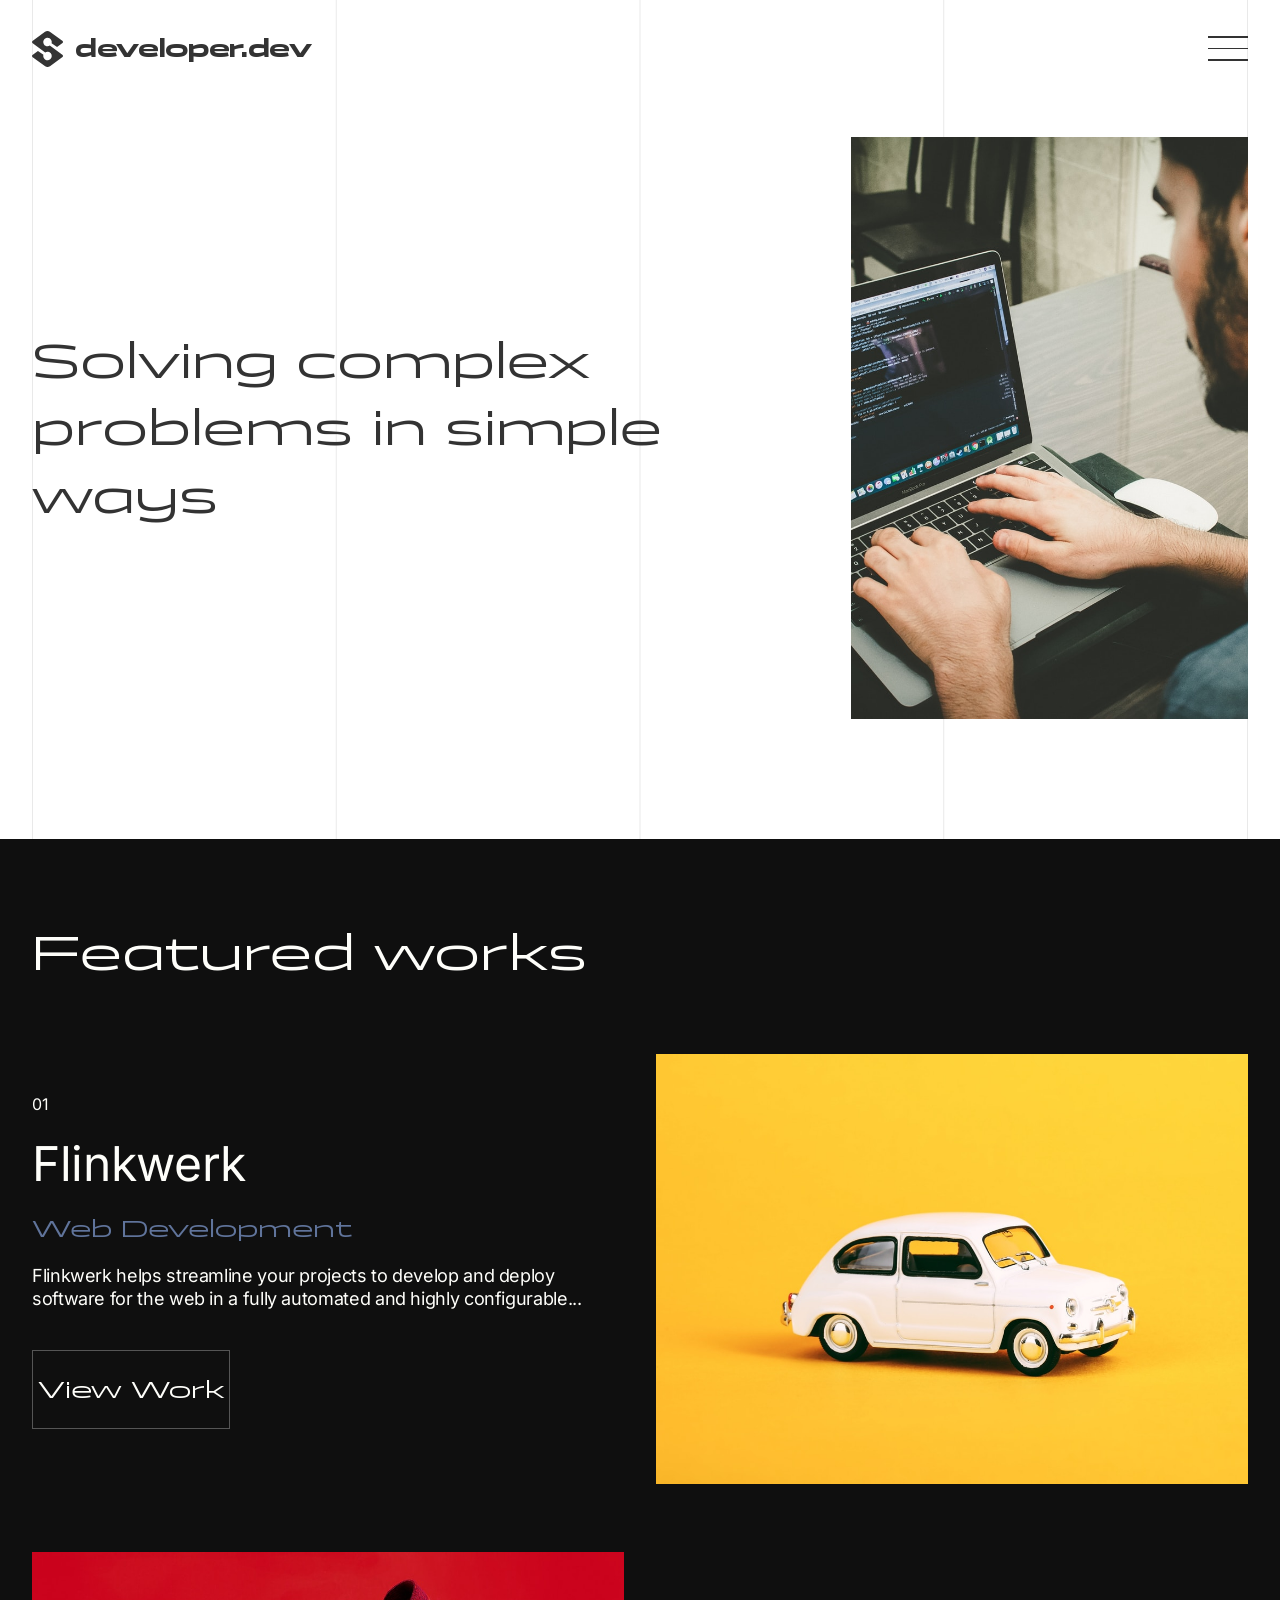
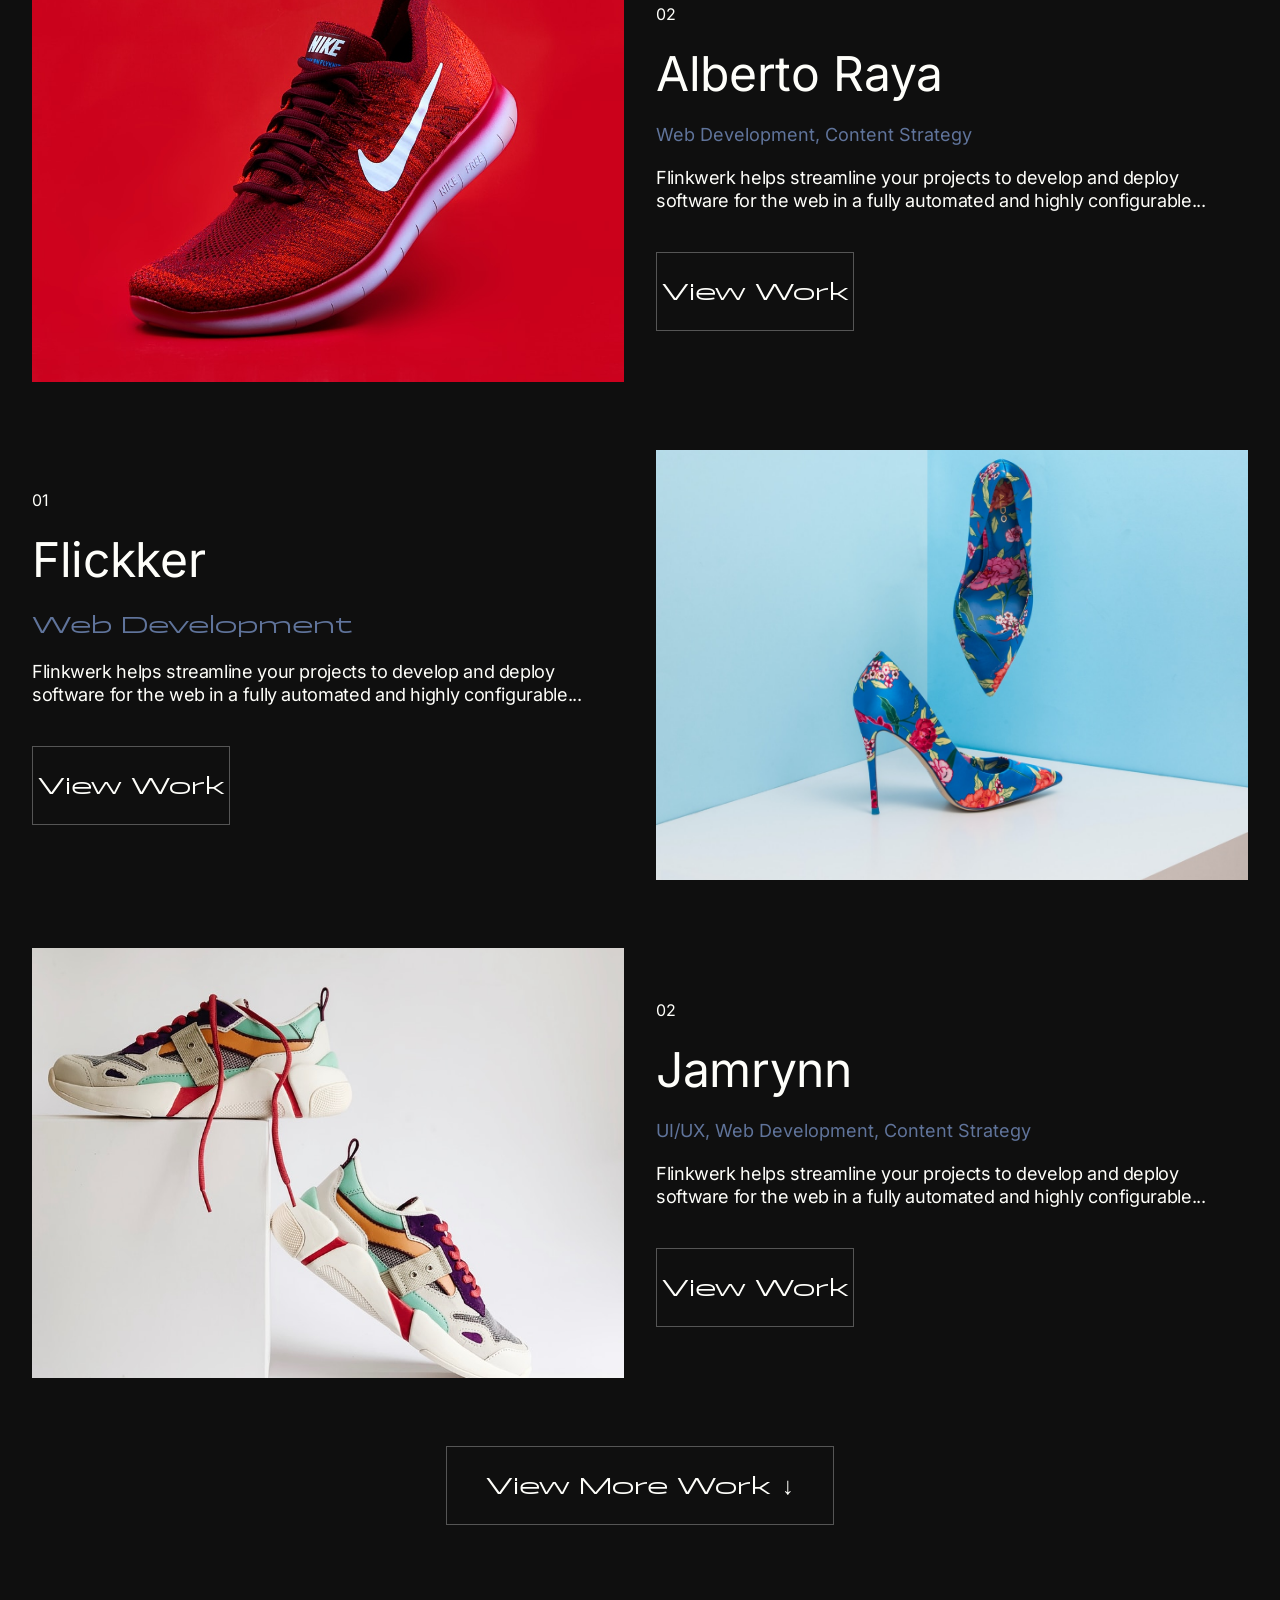
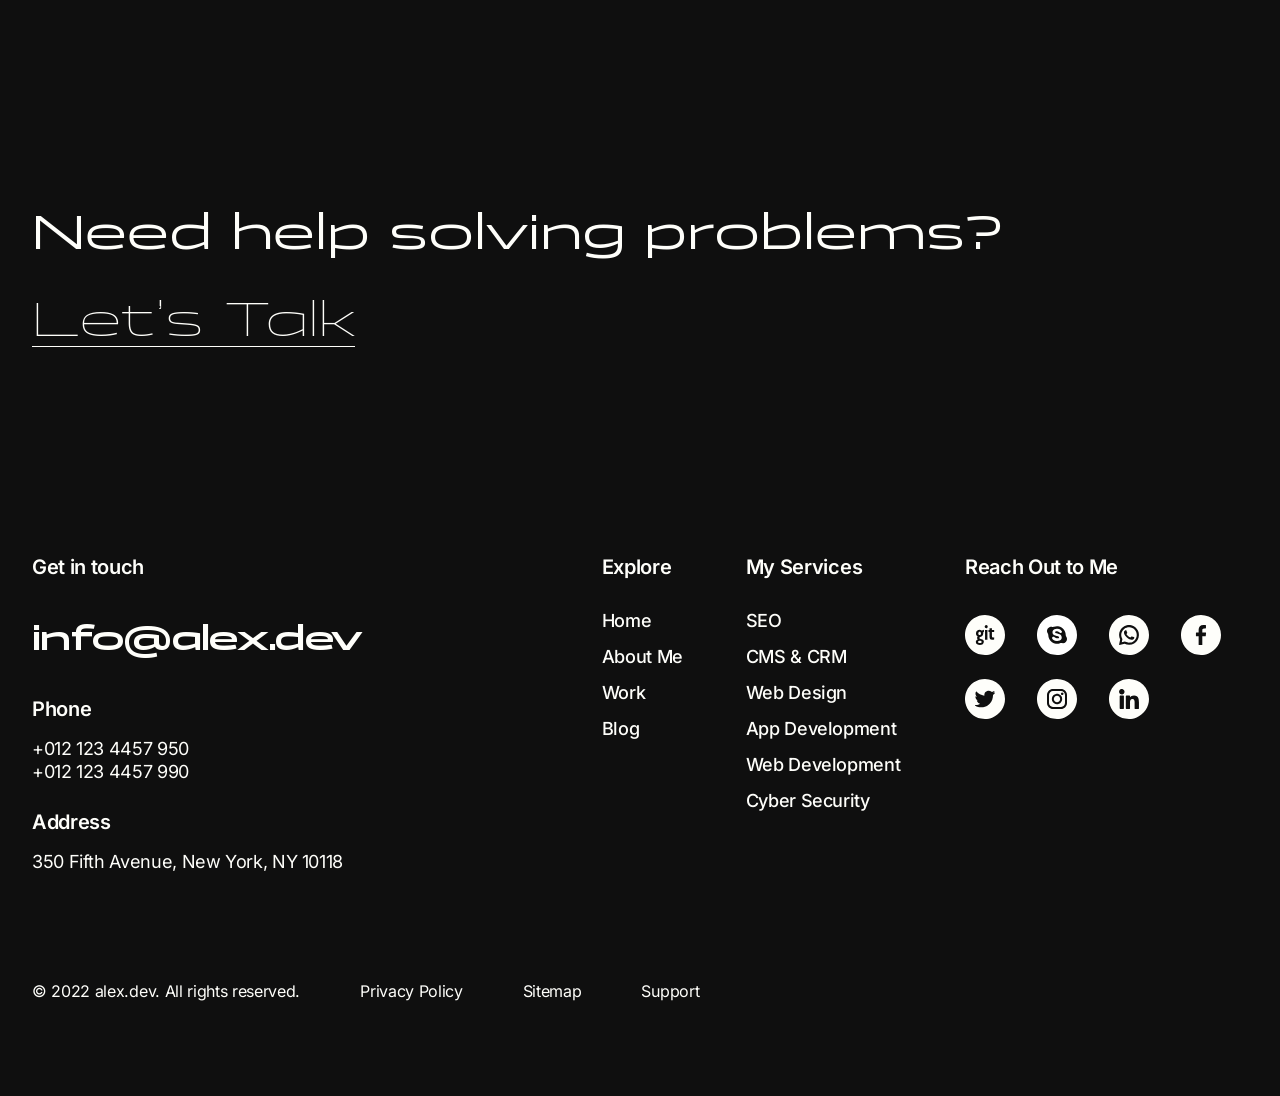
<file: work.html>
<!DOCTYPE html>
<html lang="en">
<head>
  <meta charset="UTF-8">
  <meta name="viewport" content="width=device-width, initial-scale=1.0">
  <meta name="description" content="Featured development projects from Alex’s portfolio.">
  <title>My work — developer.dev</title>
  <link rel="icon" href="assets/figma/logo.svg" type="image/svg+xml">
  <link rel="stylesheet" href="fonts.css">
  <link rel="stylesheet" href="global.css">
  <link rel="stylesheet" href="styles.css">
</head>
<body>
<div class="site">
  <a class="skip-link" href="#main">Skip to content</a>
  <div class="ruled">
    <header class="header container">
      <a class="logo" href="index.html"><img class="logo__icon" src="assets/figma/logo.svg" width="31" height="36" alt="">developer.dev</a>
      <details class="menu">
        <summary class="menu__toggle" aria-label="Open navigation"><span class="menu__line"></span><span class="menu__line"></span><span class="menu__line"></span></summary>
        <nav class="menu__nav" aria-label="Main navigation"><ul class="menu__list"><li><a href="index.html">Homepage</a></li><li><a href="about.html">About me</a></li><li><a href="work.html" aria-current="page">My work</a></li><li><a href="contact.html">Contact us</a></li></ul></nav>
      </details>
    </header>
  </div>

  <main id="main">
    <section class="work-hero ruled" aria-labelledby="work-title">
      <div class="work-hero__grid"><h1 class="heading" id="work-title">Solving complex problems in simple ways</h1><img class="work-hero__image" src="assets/figma/developer.jpg" width="437" height="582" alt="A developer working with code on a laptop"></div>
    </section>

    <section class="featured dark" aria-labelledby="featured-title">
      <h2 class="featured__title" id="featured-title">Featured works</h2>
      <article class="featured__row" id="flinkwerk">
        <div class="featured__copy"><p class="featured__number">01</p><h3 class="featured__name">Flinkwerk</h3><p class="featured__category">Web Development</p><p class="featured__description">Flinkwerk helps streamline your projects to develop and deploy software for the web in a fully automated and highly configurable...</p><a class="button button_dark featured__button" href="assets/figma/flinkwerk.jpg">View Work</a></div>
        <img class="featured__image" src="assets/figma/flinkwerk.jpg" width="672" height="430" alt="White vintage car against a yellow background" loading="lazy">
      </article>
      <article class="featured__row" id="alberto-raya">
        <img class="featured__image" src="assets/figma/alberto-raya.jpg" width="672" height="430" alt="Red Nike running shoe against a red background" loading="lazy">
        <div class="featured__copy"><p class="featured__number">02</p><h3 class="featured__name">Alberto Raya</h3><p class="featured__category featured__category_small">Web Development, Content Strategy</p><p class="featured__description">Flinkwerk helps streamline your projects to develop and deploy software for the web in a fully automated and highly configurable...</p><a class="button button_dark featured__button" href="assets/figma/alberto-raya.jpg">View Work</a></div>
      </article>
      <article class="featured__row" id="flickker">
        <div class="featured__copy"><p class="featured__number">01</p><h3 class="featured__name">Flickker</h3><p class="featured__category">Web Development</p><p class="featured__description">Flinkwerk helps streamline your projects to develop and deploy software for the web in a fully automated and highly configurable...</p><a class="button button_dark featured__button" href="assets/figma/flickker.jpg">View Work</a></div>
        <img class="featured__image" src="assets/figma/flickker.jpg" width="672" height="430" alt="Floral high-heeled shoes in a pale blue setting" loading="lazy">
      </article>
      <article class="featured__row" id="jamrynn">
        <img class="featured__image" src="assets/figma/jamrynn.jpg" width="672" height="430" alt="Colourful sneakers hanging by their laces" loading="lazy">
        <div class="featured__copy"><p class="featured__number">02</p><h3 class="featured__name">Jamrynn</h3><p class="featured__category featured__category_small">UI/UX, Web Development, Content Strategy</p><p class="featured__description">Flinkwerk helps streamline your projects to develop and deploy software for the web in a fully automated and highly configurable...</p><a class="button button_dark featured__button" href="assets/figma/jamrynn.jpg">View Work</a></div>
      </article>
      <div class="featured__more"><a class="button button_dark" href="index.html#selected-work">View More Work <span aria-hidden="true">↓</span></a></div>
    </section>
  </main>

  <footer class="footer dark" id="footer">
    <h2 class="heading">Need help solving problems?<a class="footer__talk" href="contact.html">Let’s Talk</a></h2>
    <div class="footer__columns">
      <address><p class="footer__title">Get in touch</p><a class="footer__email" href="mailto:info@alex.dev">info@alex.dev</a><p class="footer__title footer__contact-title">Phone</p><p class="footer__contact-text"><a href="tel:+0121234457950">+012 123 4457 950</a><br><a href="tel:+0121234457990">+012 123 4457 990</a></p><p class="footer__title footer__contact-title">Address</p><p class="footer__contact-text">350 Fifth Avenue, New York, NY 10118</p></address>
      <nav aria-label="Footer navigation"><h3 class="footer__title">Explore</h3><ul class="footer__list"><li><a href="index.html">Home</a></li><li><a href="about.html">About Me</a></li><li><a href="work.html">Work</a></li><li><a href="index.html#writing">Blog</a></li></ul></nav>
      <div><h3 class="footer__title">My Services</h3><ul class="footer__list"><li><a href="index.html#seo">SEO</a></li><li><a href="index.html#development">CMS &amp; CRM</a></li><li><a href="index.html#platforms">Web Design</a></li><li><a href="index.html#development">App Development</a></li><li><a href="index.html#development">Web Development</a></li><li><a href="index.html#development">Cyber Security</a></li></ul></div>
      <div><h3 class="footer__title">Reach Out to Me</h3><a href="contact.html"><img class="footer__socials" src="assets/figma/socials-footer.svg" width="256" height="104" alt="GitHub, Skype, WhatsApp, Facebook, Twitter, Instagram and LinkedIn contact icons" loading="lazy"></a></div>
    </div>
    <div class="footer__bottom"><p>© 2022 alex.dev. All rights reserved.</p><a href="contact.html#demo-status">Privacy Policy</a><a href="#footer">Sitemap</a><a href="contact.html">Support</a></div>
  </footer>
</div>
</body>
</html>
</file>
<file: fonts.css>
/* The same fonts and weights used in the Figma file. Stored locally. */
@font-face { font-family: Panchang; src: url('assets/fonts/panchang-light.woff2') format('woff2'); font-weight: 200; font-display: swap; }
@font-face { font-family: Panchang; src: url('assets/fonts/panchang-regular.woff2') format('woff2'); font-weight: 400; font-display: swap; }
@font-face { font-family: Panchang; src: url('assets/fonts/panchang-semibold.woff2') format('woff2'); font-weight: 600; font-display: swap; }
@font-face { font-family: Panchang; src: url('assets/fonts/panchang-bold.woff2') format('woff2'); font-weight: 700; font-display: swap; }
@font-face { font-family: Inter; src: url('assets/fonts/inter-regular.ttf') format('truetype'); font-weight: 400; font-display: swap; }
@font-face { font-family: Inter; src: url('assets/fonts/inter-medium.ttf') format('truetype'); font-weight: 500; font-display: swap; }
@font-face { font-family: Inter; src: url('assets/fonts/inter-semibold.ttf') format('truetype'); font-weight: 600; font-display: swap; }
</file>
<file: global.css>
* { box-sizing: border-box; }
html { scroll-behavior: smooth; }
body { margin: 0; color: #333; background: #fff; font-family: Inter, Arial, sans-serif; letter-spacing: -0.02em; }
h1, h2, h3, p, figure, blockquote { margin: 0; }
h1, h2, h3 { font-weight: 400; }
a { color: inherit; text-decoration: none; }
img { display: block; max-width: 100%; height: auto; }
button, input, textarea { font: inherit; }
button, summary { cursor: pointer; }
address { font-style: normal; }
:focus-visible { outline: 2px solid #888; outline-offset: 5px; }
</file>
<file: styles.css>
.site { max-width: 1440px; margin: 0 auto; }
.container { width: calc(100% - 64px); margin: 0 auto; }
.dark { color: #fefefa; background: #0f0f0f; }
.ruled { position: relative; isolation: isolate; }
.site > .ruled { z-index: 10; }
.ruled::before { content: ''; position: absolute; z-index: -1; top: 0; bottom: 0; left: 32px; right: 32px; border-right: 1px solid #e9e9e9; background: linear-gradient(to right, #e9e9e9 1px, transparent 1px) 0 0 / 25% 100%; pointer-events: none; }
.ruled.dark::before { border-color: #242424; background-image: linear-gradient(to right, #242424 1px, transparent 1px); }
.skip-link { position: absolute; top: -80px; left: 20px; z-index: 20; padding: 12px 20px; background: white; color: #333; }
.skip-link:focus { top: 10px; }
.heading { font-family: Panchang, Arial, sans-serif; font-size: 64px; line-height: 84px; }
.heading, .hero__title, .history__title, .home-about__title, .skills__title, .service__title, .testimonial__name, .reason__title, .about-page__label, .featured__title, .featured__category, .featured__button, .featured__more .button, .contact__title { letter-spacing: 0; }
.button { display: inline-flex; align-items: center; justify-content: center; gap: 12px; min-height: 74px; padding: 23px 39px; border: 1px solid #333; background: transparent; color: inherit; font-size: 20px; line-height: 26px; }
.button:hover { background: #333; color: white; }
.button:active { transform: translateY(1px); }
.button_dark { border-color: #555; }
.button_dark:hover { background: #fefefa; color: #0f0f0f; }
.button_small { min-width: 220px; min-height: 71px; padding: 23px; font-size: 18px; line-height: 23px; }

.header { height: 97px; display: flex; align-items: center; justify-content: space-between; position: relative; z-index: 5; }
.logo { display: flex; align-items: center; gap: 12px; font-family: Panchang, sans-serif; font-size: 24px; font-weight: 700; line-height: 32px; }
.logo__icon { width: 31px; height: 36px; }
.menu { position: relative; }
.menu__toggle { display: flex; flex-direction: column; justify-content: space-between; width: 40px; height: 41px; padding: 8px 0; list-style: none; }
.menu__toggle::-webkit-details-marker { display: none; }
.menu__line { display: block; width: 40px; height: 1.7px; background: #333; }
.menu__nav { position: absolute; right: 0; top: 56px; width: 260px; padding: 24px; background: #0f0f0f; color: white; box-shadow: 0 8px 24px #0002; }
.menu__list { display: grid; gap: 20px; margin: 0; padding: 0; list-style: none; }
.menu__nav a:hover { text-decoration: underline; text-underline-offset: 6px; }

/* home */
.hero { min-height: 684px; padding: 100px 32px 102px; }
.hero__title { font-family: Panchang, sans-serif; font-size: 84px; font-weight: 700; line-height: 120px; }
.hero__button { margin-top: 48px; font-weight: 500; }
.home-about { min-height: 970px; display: grid; grid-template-columns: 841fr 455fr; align-items: center; gap: 80px; padding: 181px 32px; }
.home-about__title { font-family: Panchang, sans-serif; font-size: 24px; line-height: 31px; margin-bottom: 16px; }
.home-about__text { font-size: 48px; line-height: 80px; letter-spacing: -0.02em; }
.home-about__image { width: 100%; height: 607px; object-fit: cover; }
.history { min-height: 903px; padding: 100px 32px; display: grid; grid-template-columns: 789fr 555fr; gap: 32px; align-items: center; }
.history__title { font-family: Panchang, sans-serif; font-size: 84px; line-height: 120px; margin-bottom: 48px; }
.history__text { font-size: 24px; line-height: 50px; letter-spacing: -0.02em; }
.history__image { width: 100%; height: 703px; object-fit: cover; }
.skills { min-height: 970px; padding: 100px 0; }
.skills__inner { width: calc(100% - 298px); margin: auto; }
.skills__row { display: grid; grid-template-columns: 678fr 342fr; gap: 122px; align-items: center; min-height: 358px; }
.skills__row + .skills__row { margin-top: 36px; grid-template-columns: 339fr 689fr; gap: 114px; min-height: 376px; }
.skills__title { font-family: Panchang, sans-serif; font-size: 54px; line-height: 70px; margin-bottom: 32px; }
.skills__text { white-space: pre-line; font-size: 20px; line-height: 30px; letter-spacing: -0.02em; }
.skills__image { width: 100%; }
.development { min-height: 2247px; margin-top: -26px; display: grid; grid-template-columns: 822fr 554fr; padding-inline: 32px; }
.development__intro { padding: 100px 0; border-left: 1px solid #242424; }
.development__intro p { font-size: 24px; line-height: 29px; letter-spacing: -0.02em; margin-top: 20px; }
.development__list { border-left: 1px solid #242424; }
.service { position: relative; padding: 40px; }
.service + .service { margin-top: 32px; }
.service + .service::before { content: ''; position: absolute; top: -16px; left: 0; right: 0; border-top: 1px solid #242424; }
.service:first-child { padding-top: 100px; }
.service:last-child { padding-bottom: 160px; }
.service__title { font-family: Panchang, sans-serif; font-size: 36px; line-height: 47px; margin-bottom: 24px; }
.service__list { margin: 0; padding: 0; list-style: none; font-size: 18px; line-height: 22px; }
.service__list li + li { margin-top: 16px; }
.seo { min-height: 1076px; margin-top: -26px; padding: 124px 32px 100px; }
.seo__text { font-size: 24px; line-height: 50px; letter-spacing: -0.02em; margin-top: 20px; }
.seo__columns { display: grid; grid-template-columns: repeat(3, 1fr); gap: 32px; margin-top: 64px; }
.seo__list { min-height: 500px; background: #e9e9e9; padding: 40px 32px 40px 54px; margin: 0; font-size: 18px; line-height: 22px; letter-spacing: -0.02em; }
.seo__list li + li { margin-top: 32px; }
.platforms { min-height: 972px; margin-top: -20px; padding: 140px 32px 100px; }
.platforms__text { font-size: 24px; line-height: 50px; letter-spacing: -0.02em; margin-top: 20px; }
.platforms__logos { width: 100%; height: 370px; margin-top: 40px; }
.selected { min-height: 1623px; padding: 100px 32px 77px; }
.section-top { display: flex; justify-content: space-between; gap: 32px; align-items: center; }
.selected__columns { display: grid; grid-template-columns: 1fr 1fr; gap: 32px; margin-top: 68px; }
.selected__column:last-child { padding-top: 80px; text-align: right; }
.selected__card + .selected__card { margin-top: 80px; }
.selected__image { width: 100%; height: 430px; object-fit: cover; }
.selected__name { font-size: 48px; line-height: 58px; letter-spacing: -0.02em; margin-top: 40px; }
.selected__category { font-size: 18px; line-height: 23px; letter-spacing: -0.02em; margin-top: 16px; }
.testimonials { min-height: 1131px; padding: 98px 32px; }
.testimonials__grid { display: grid; grid-template-columns: 1fr 1fr; gap: 32px; margin-top: 80px; }
.testimonial { min-height: 658px; padding: 40px 52px 60px; background: #151515; text-align: center; }
.testimonial__image { width: 100px; height: 100px; border-radius: 50%; object-fit: cover; margin: 0 auto 32px; }
.testimonial__quote { font-size: 24px; line-height: 50px; letter-spacing: -0.02em; min-height: 300px; }
.testimonial__name { font-family: Panchang, sans-serif; font-size: 28px; font-weight: 700; line-height: 31px; margin-top: 60px; }
.testimonial__role { font-size: 18px; line-height: 22px; margin-top: 14px; }
.testimonials__arrows { display: flex; justify-content: flex-end; gap: 24px; margin-top: 80px; padding-right: 32px; font-size: 32px; line-height: 32px; }
.writing { min-height: 1053px; padding: 140px 32px 139px; border-top: 1px solid #242424; }
.writing__title { font-family: Panchang, sans-serif; font-size: 48px; font-weight: 600; line-height: 63px; letter-spacing: -0.02em; }
.writing__grid { display: grid; grid-template-columns: repeat(3, 1fr); gap: 32px; margin-top: 90px; }
.writing__image { width: 100%; height: 438px; object-fit: cover; }
.writing__date { font-size: 16px; font-weight: 600; line-height: 23px; color: #bac5da; margin-top: 32px; }
.writing__heading { font-size: 20px; font-weight: 500; line-height: 26px; letter-spacing: -0.02em; margin-top: 12px; }
.reasons { min-height: 889px; padding: 140px 0; }
.reasons__inner { width: calc(100% - 298px); margin: auto; }
.reasons__title { font-family: Panchang, sans-serif; font-size: 48px; font-weight: 600; line-height: 63px; letter-spacing: -0.02em; }
.reasons__grid { display: grid; grid-template-columns: 1fr 1fr; column-gap: 226px; row-gap: 150px; margin-top: 80px; }
.reason__title { font-family: Panchang, sans-serif; font-size: 28px; font-weight: 700; line-height: 31px; }
.reason__text { margin-top: 16px; font-size: 18px; line-height: 23px; letter-spacing: -0.02em; }
.clients { min-height: 667px; padding: 140px 32px; margin-top: -21px; }
.clients__title { max-width: 1052px; margin: auto; text-align: center; font-family: Panchang, sans-serif; font-size: 48px; font-weight: 600; line-height: 63px; letter-spacing: -0.02em; }
.clients__logos { width: 100%; height: 161px; margin-top: 100px; }

.about-page { min-height: 1390px; padding: 40px 32px 120px; }
.about-page__label { text-align: right; font-family: Panchang, sans-serif; font-size: 24px; line-height: 31px; margin-bottom: 40px; }
.about-page__grid { display: grid; grid-template-columns: 848fr 448fr; gap: 80px; align-items: start; }
.about-page__title { font-family: Panchang, sans-serif; font-size: 48px; font-weight: 600; line-height: 63px; letter-spacing: -0.02em; margin-bottom: 40px; }
.about-page__text { font-size: 20px; line-height: 30px; letter-spacing: -0.02em; }
.about-page__text p + p { margin-top: 30px; }
.about-page__image { width: 100%; height: 644px; object-fit: cover; }
.recent { min-height: 715px; padding: 80px 32px; }
.recent__grid { display: grid; grid-template-columns: 789fr 555fr; gap: 32px; }
.recent__copy { padding: 126px 32px; }
.recent__button { margin-top: 64px; min-height: 71px; padding: 19.5px 31px; line-height: 30px; }
.recent__image { width: 100%; height: 555px; object-fit: cover; }

.work-hero { min-height: 742px; padding: 40px 32px 120px; }
.work-hero__grid { display: grid; grid-template-columns: 859fr 437fr; gap: 80px; align-items: center; }
.work-hero__image { width: 100%; height: 582px; object-fit: cover; }
.featured { min-height: 2419px; padding: 80px 32px; }
.featured__title { font-family: Panchang, sans-serif; font-size: 84px; line-height: 120px; margin-bottom: 68px; }
.featured__row { display: grid; grid-template-columns: 1fr 1fr; gap: 32px; min-height: 430px; }
.featured__row + .featured__row { margin-top: 68px; }
.featured__image { width: 100%; height: 430px; object-fit: cover; }
.featured__copy { padding-top: 40px; }
.featured__row:nth-of-type(even) .featured__copy { padding-top: 51.5px; }
.featured__number { font-size: 16px; line-height: 21px; }
.featured__name { font-size: 48px; line-height: 58px; margin-top: 20px; }
.featured__category { font-family: Panchang, sans-serif; font-size: 24px; line-height: 31px; color: #60749b; margin-top: 20px; }
.featured__category_small { font-family: Inter, sans-serif; font-size: 18px; line-height: 23px; }
.featured__description { font-size: 18px; line-height: 23px; letter-spacing: -0.02em; margin-top: 20px; }
.featured__button { font-family: Panchang, sans-serif; font-size: 24px; line-height: 31px; min-height: 79px; padding: 23px 5px; margin-top: 40px; }
.featured__more { text-align: center; margin-top: 68px; }
.featured__more .button { font-family: Panchang, sans-serif; font-size: 24px; line-height: 31px; min-height: 79px; }

.footer { min-height: 1038px; padding: 140px 32px 60px; }
.footer_home { margin-top: 1px; }
.footer__talk { display: block; margin-top: 20px; font-weight: 200; text-decoration: underline; text-underline-offset: 10px; text-decoration-thickness: 1px; }
.footer__columns { display: grid; grid-template-columns: 470fr 85fr 153fr 256fr; column-gap: 137px; margin-top: 200px; }
.footer__title { font-size: 24px; font-weight: 600; line-height: 31px; }
.footer__email { display: block; margin-top: 24px; font-family: Panchang, sans-serif; font-size: 48px; font-weight: 600; line-height: 63px; letter-spacing: -0.02em; white-space: nowrap; }
.footer__contact-title { margin-top: 24px; }
.footer__contact-text { display: block; font-size: 18px; line-height: 23px; letter-spacing: -0.02em; margin-top: 12px; }
.footer__list { margin: 20px 0 0; padding: 0; list-style: none; font-size: 18px; font-weight: 500; line-height: 36px; letter-spacing: -0.02em; white-space: nowrap; }
.footer__socials { width: 256px; height: 104px; margin-top: 32px; }
.footer__bottom { display: flex; gap: 60px; margin-top: 108px; font-size: 16px; line-height: 21px; }
.footer a:hover { text-decoration: underline; text-underline-offset: 6px; }

.contact { display: grid; grid-template-columns: 939fr 501fr; min-height: 1337px; }
.contact__main { position: relative; padding: 140px 120px 80px 149px; }
.contact__close { position: absolute; top: 60px; left: 32px; width: 40px; height: 40px; }
.contact__close::before, .contact__close::after { content: ''; position: absolute; left: 19px; top: -7px; width: 1.5px; height: 55px; background: #fefefa; transform: rotate(45deg); }
.contact__close::after { transform: rotate(-45deg); }
.contact__title { font-family: Panchang, sans-serif; font-size: 36px; line-height: 47px; }
.contact__availability { margin-top: 40px; font-size: 20px; line-height: 30px; }
.contact__availability strong { font-weight: 500; }
.contact-form { margin-top: 40px; }
.contact-form__field + .contact-form__field { margin-top: 60px; }
.contact-form__label { display: block; margin-bottom: 12px; color: #c2c8d2; font-size: 18px; line-height: 23px; }
.contact-form__input { display: block; width: 100%; height: 78px; padding: 23px 19px; border: 1px solid #d0d0d0; border-radius: 0; background: #fff; color: #171735; font-size: 20px; line-height: 30px; }
.contact-form__input::placeholder { color: #171735; opacity: 1; }
.contact-form__input_name { box-shadow: 0 0 16px #ffffff80; background: #fffffc; }
.contact-form__input_email { height: 70px; padding-block: 19px; }
.contact-form__input_message { height: 244px; resize: vertical; padding: 23px; color: #333; }
.contact-form__input_message::placeholder { color: #333; }
.contact-form__submit { display: block; width: 100%; min-height: 63px; border: 1px solid #d0d0d0; background: white; color: #333; font-size: 24px; font-weight: 600; line-height: 31px; margin-top: 60px; }
.contact-form__submit:hover { background: #e5e5e5; }
.contact-form__status { font-size: 14px; line-height: 20px; margin-top: 12px; }
.contact-form__status:empty { display: none; }
.contact__aside { padding: 378px 60px 80px; background: white; color: #333; }
.contact__email-label { font-size: 20px; font-weight: 500; line-height: 26px; }
.contact__email { display: block; font-family: Panchang, sans-serif; font-size: 48px; font-weight: 600; line-height: 63px; letter-spacing: -0.02em; margin-top: 16px; }
.contact__phone { margin-top: 200px; }
.contact__phone-title { font-size: 24px; font-weight: 600; line-height: 31px; }
.contact__numbers { display: block; margin-top: 20px; font-size: 18px; line-height: 23px; letter-spacing: -0.02em; }
.contact__socials { width: 220px; height: 40px; margin-top: 40px; }
.studio { grid-column: 1 / -1; padding: 80px 32px; border-top: 1px solid #e9e9e9; }
.studio__intro { display: flex; justify-content: space-between; align-items: flex-end; gap: 40px; margin-bottom: 32px; }
.studio__title { font-family: Panchang, sans-serif; font-size: 36px; line-height: 47px; letter-spacing: 0; }
.studio__text { max-width: 700px; margin-top: 20px; font-size: 20px; line-height: 30px; }
.studio__address { font-size: 18px; line-height: 28px; flex-shrink: 0; }
.studio__address a { text-decoration: underline; text-underline-offset: 4px; }
.studio__map { display: block; width: 100%; height: 430px; border: 0; background: #e9e9e9; }
.studio__note { margin-top: 16px; font-size: 14px; line-height: 22px; }

@media (max-width: 1350px) {
  .hero__title { font-size: 64px; line-height: 1.45; }
  .heading, .history__title, .featured__title { font-size: 48px; line-height: 1.4; }
  .home-about__text { font-size: 36px; line-height: 1.5; }
  .home-about, .about-page__grid, .work-hero__grid { gap: 40px; }
  .skills__inner, .reasons__inner { width: calc(100% - 100px); }
  .skills__row, .skills__row + .skills__row { gap: 60px; }
  .skills__title { font-size: 42px; }
  .service { padding-inline: 24px; }
  .service__title { font-size: 28px; line-height: 1.4; }
  .reasons__grid { column-gap: 80px; }
  .footer__columns { column-gap: 50px; }
  .footer__email { font-size: 34px; }
  .footer__title { font-size: 20px; }
  .contact__main { padding-inline: 90px 60px; }
  .contact__aside { padding-inline: 40px; }
  .contact__email { font-size: 36px; line-height: 1.4; }
}
@media (max-width: 1023px) {
  .container { width: calc(100% - 40px); }
  .ruled::before { left: 20px; right: 20px; background-size: 50% 100%; }
  .logo { font-size: 18px; gap: 8px; }
  .logo__icon { width: 24px; height: 28px; }
  .menu__toggle, .menu__line { width: 28px; }
  .menu__toggle { height: 32px; }
  .hero { min-height: auto; padding: 60px 20px 80px; }
  .hero__title { font-size: 34px; line-height: 1.5; }
  .hero__title br { display: initial; }
  .heading, .history__title, .featured__title, .skills__title, .reasons__title, .clients__title, .writing__title { font-size: 32px; line-height: 1.4; }
  .home-about, .history, .skills__row, .skills__row + .skills__row, .development, .seo__columns, .selected__columns, .testimonials__grid, .writing__grid, .reasons__grid, .about-page__grid, .recent__grid, .work-hero__grid, .featured__row, .footer__columns, .contact { grid-template-columns: 1fr; }
  .home-about, .history, .seo, .platforms, .selected, .testimonials, .writing, .reasons, .clients, .about-page, .recent, .work-hero, .featured, .footer { min-height: auto; padding: 60px 20px; }
  .home-about__text { font-size: 28px; line-height: 1.6; }
  .home-about__image, .history__image, .about-page__image, .work-hero__image, .recent__image { height: auto; max-height: 600px; object-fit: cover; }
  .history__text, .seo__text, .platforms__text { font-size: 20px; line-height: 1.8; }
  .skills { min-height: auto; padding-block: 60px; }
  .skills__inner, .reasons__inner { width: calc(100% - 40px); }
  .skills__image { max-width: 300px; margin: auto; }
  .skills__row + .skills__row .skills__image { order: 2; }
  .development { min-height: auto; margin: 0; padding-inline: 20px; }
  .development > * { min-width: 0; }
  .development .heading { font-size: 28px; overflow-wrap: anywhere; }
  .development__intro { padding-block: 60px; }
  .service, .service:first-child { padding: 40px 20px; }
  .service__title { font-size: 28px; }
  .seo, .platforms, .clients { margin-top: 0; }
  .seo__list { min-height: auto; }
  .platforms__logos { height: auto; }
  .platforms .heading { font-size: 28px; }
  .section-top { align-items: flex-start; flex-direction: column; }
  .selected__column:last-child { padding-top: 0; text-align: left; }
  .selected__image, .writing__image, .featured__image { height: auto; aspect-ratio: 1.56; object-fit: cover; }
  .selected__name { font-size: 36px; }
  .testimonial { padding-inline: 24px; }
  .testimonial__quote { font-size: 20px; line-height: 1.8; min-height: auto; }
  .testimonial__name { font-size: 23px; }
  .writing__grid, .reasons__grid { gap: 60px; }
  .clients__logos { height: auto; }
  .about-page__title { font-size: 32px; line-height: 1.4; }
  .about-page__label { font-size: 18px; }
  .recent__copy { padding: 60px 24px; }
  .featured__title { margin-bottom: 40px; }
  .featured__row { gap: 40px; }
  .featured__row:nth-of-type(even) .featured__image { order: 2; }
  .featured__copy, .featured__row:nth-of-type(even) .featured__copy { padding-top: 0; }
  .featured__name { font-size: 40px; }
  .featured__category { font-size: 20px; }
  .featured__more .button { font-size: 18px; padding-inline: 20px; }
  .footer__columns { gap: 40px; margin-top: 80px; }
  .footer__email { font-size: 28px; }
  .footer__bottom { flex-wrap: wrap; gap: 24px; margin-top: 60px; font-size: 14px; }
  .contact { min-height: 0; }
  .contact__main { padding: 120px 24px 60px; }
  .contact__close { top: 40px; left: 24px; width: 28px; height: 28px; }
  .contact__close::before, .contact__close::after { height: 36px; left: 13px; top: -4px; }
  .contact__title { font-size: 26px; line-height: 1.5; }
  .contact-form__input { font-size: 16px; }
  .contact-form__input_message { height: 320px; }
  .contact__aside { padding: 60px 24px; }
  .contact__phone { margin-top: 60px; }
  .studio { padding: 60px 24px; }
  .studio__intro { flex-direction: column; align-items: flex-start; gap: 24px; }
  .studio__title { font-size: 26px; line-height: 1.5; }
  .studio__map { height: 300px; }
}
@media (prefers-reduced-motion: reduce) { html { scroll-behavior: auto; } }
</file>
